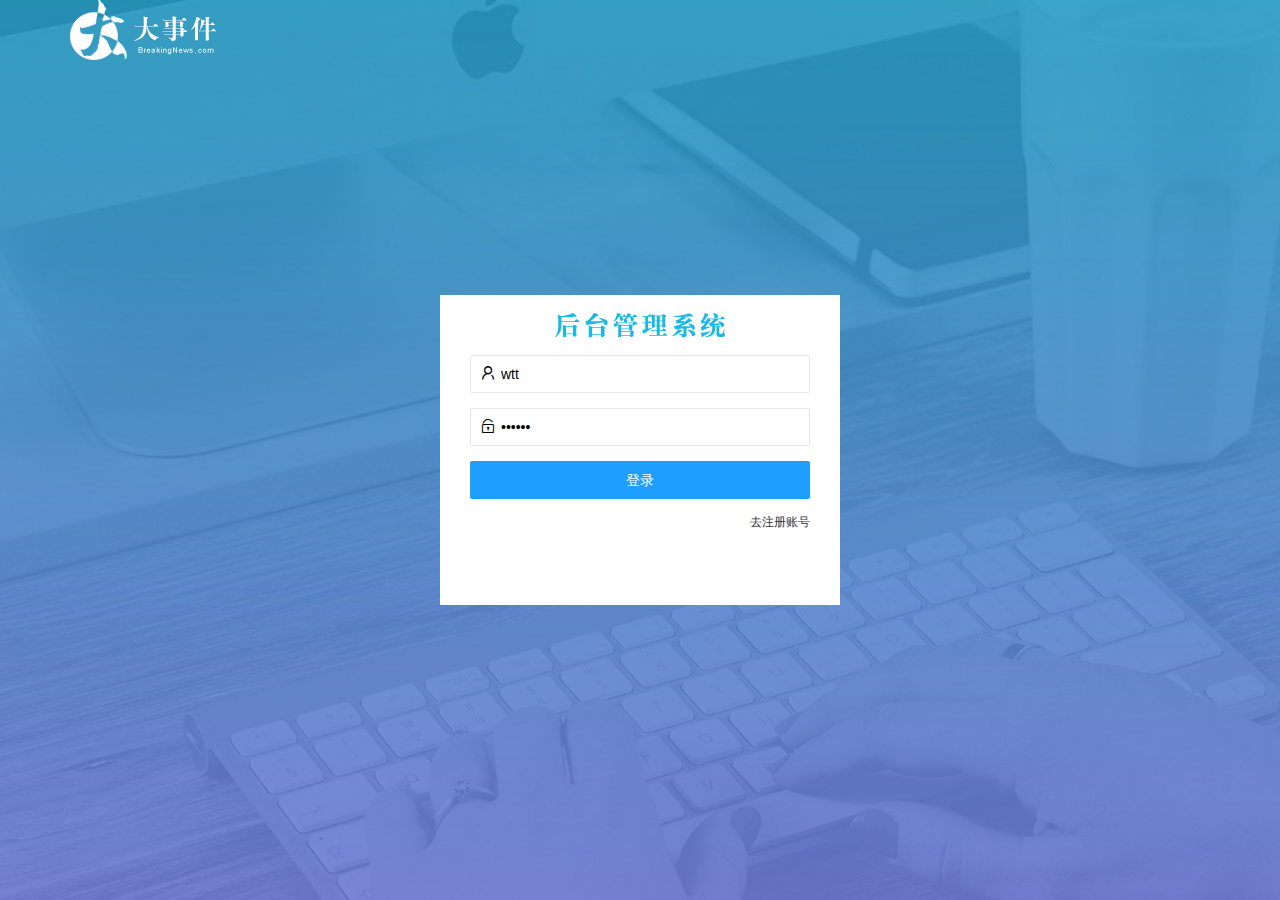
<file: login.html>
<!DOCTYPE html>
<html lang="en">

<head>
    <meta charset="UTF-8">
    <meta name="viewport" content="width=device-width, initial-scale=1.0">
    <title>注册-登录</title>
    <!-- 引入layui样式 -->
    <link rel="stylesheet" href="/assets/lib/layui/css/layui.css">
    <!-- 引入自己的样式 -->
    <link rel="stylesheet" href="/assets/css/login.css">
</head>

<body>
    <!-- logo 部分 -->
    <div class="logo layui-main">
        <img src="/assets/images/logo.png" alt="">
    </div>

    <!-- 登录-注册部分 -->
    <div class="loginAndRegBox">
        <!-- 头部字体 -->
        <div class="title-box"></div>

        <!-- 登录表单 -->
        <div class="login-box">
            <form class="layui-form" id="form_login">
                <!-- 用户名 -->
                <div class="layui-form-item">
                    <i class="layui-icon layui-icon-username"></i>
                    <input type="text" name="username" value="wtt" required lay-verify="required" placeholder="请输入用户名"
                        autocomplete="off" class="layui-input">
                </div>
                <!-- 密码 -->
                <div class="layui-form-item">
                    <i class="layui-icon layui-icon-password"></i>
                    <input type="password" name="password" value="123456" required lay-verify="required|pwd"
                        placeholder="请输入密码" autocomplete="off" class="layui-input">
                </div>
                <!-- 登录按钮 -->
                <div class="layui-form-item">
                    <button class="layui-btn layui-btn-fluid layui-btn-normal" lay-submit
                        lay-filter="formDemo">登录</button>

                </div>

                <div class="layui-form-item links">
                    <a href="javascript:;" id="link_reg">去注册账号</a>
                </div>
            </form>
        </div>
        <!-- 注册表单 -->
        <div class="reg-box">
            <form class="layui-form" id="form_reg">
                <!--注册 用户名 -->
                <div class="layui-form-item">
                    <i class="layui-icon layui-icon-username"></i>
                    <input type=" text" name="username" required lay-verify="required" placeholder="请输入用户名"
                        autocomplete="off" class="layui-input">
                </div>
                <!--注册 密码 -->
                <div class="layui-form-item">
                    <i class="layui-icon layui-icon-password"></i>
                    <input type="password" name="password" id="reg-pwd" required lay-verify="required|pwd"
                        placeholder="请输入密码" autocomplete="off" class="layui-input">
                </div>
                <!--注册-确认 密码 -->
                <div class="layui-form-item">
                    <i class="layui-icon layui-icon-password"></i>
                    <input type="password" name="repassword" required lay-verify="required|pwd|repwd"
                        placeholder="再次确认密码" autocomplete="off" class="layui-input">
                </div>
                <!--注册 登录按钮 -->
                <div class="layui-form-item">
                    <button class="layui-btn layui-btn-fluid layui-btn-normal" lay-submit
                        lay-filter="formDemo">注册</button>

                </div>

                <div class="layui-form-item links">
                    <a href="javascript:;" id="link_login">去登录</a>
                </div>
            </form>

        </div>
    </div>
    <!-- 引入layui.js 文件 -->
    <script src="/assets/lib/layui/layui.all.js"></script>
    <!-- 引入jquery文件 -->
    <script src="/assets/lib/jquery.js"></script>
    <!-- 引入公共js文件baseAPI -->
    <script src="/assets/js/baseAPI.js"></script>
    <!-- 引入自己的login.js文件 -->
    <script src="/assets/js/login.js"></script>
</body>

</html>
</file>
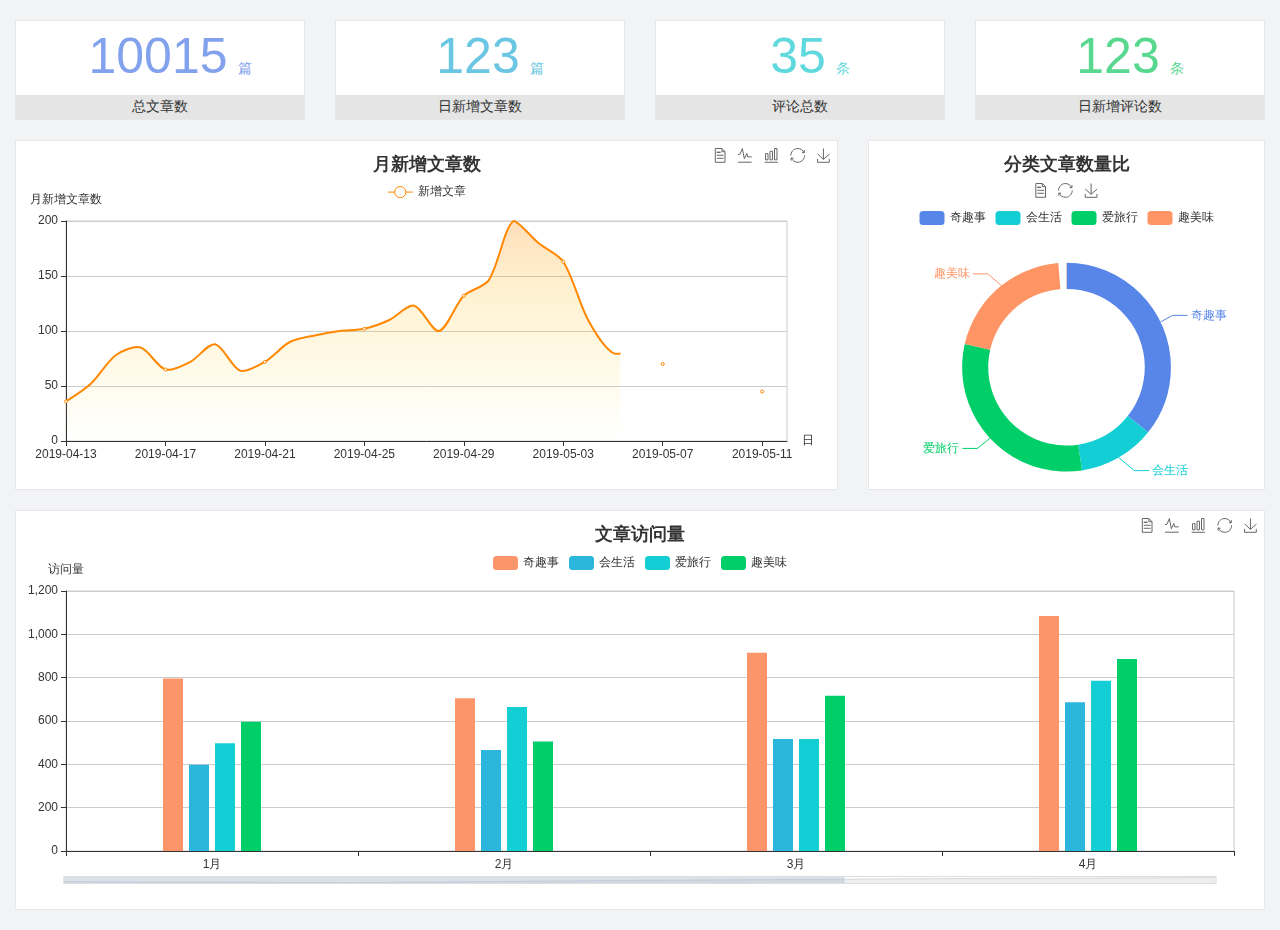
<file: home/dashboard.html>
<!DOCTYPE html>
<html lang="en">

<head>
  <meta charset="UTF-8">
  <meta name="viewport" content="width=device-width, initial-scale=1.0">
  <meta http-equiv="X-UA-Compatible" content="ie=edge">
  <title>图表统计</title>
  <link rel="stylesheet" href="../../assets/lib/bootstrap.css" />
  <link rel="stylesheet" href="../../assets/lib/main.css" />
  <script src="../../assets/lib/jquery.js"></script>
  <script type="text/javascript" src="../../assets/lib/echarts.min.js"></script>
</head>

<body>
  <div class="container-fluid">
    <div class="row spannel_list">
      <div class="col-sm-3 col-xs-6">
        <div class="spannel">
          <em>10015</em><span>篇</span>
          <b>总文章数</b>
        </div>
      </div>
      <div class="col-sm-3 col-xs-6">
        <div class="spannel scolor01">
          <em>123</em><span>篇</span>
          <b>日新增文章数</b>
        </div>
      </div>
      <div class="col-sm-3 col-xs-6">
        <div class="spannel scolor02">
          <em>35</em><span>条</span>
          <b>评论总数</b>
        </div>
      </div>
      <div class="col-sm-3 col-xs-6">
        <div class="spannel scolor03">
          <em>123</em><span>条</span>
          <b>日新增评论数</b>
        </div>
      </div>
    </div>
  </div>

  <div class="container-fluid">
    <div class="row curve-pie">
      <div class="col-lg-8 col-md-8">
        <div class="gragh_pannel" id="curve_show"></div>
      </div>
      <div class="col-lg-4 col-md-4">
        <div class="gragh_pannel" id="pie_show"></div>
      </div>
    </div>
  </div>

  <div class="container-fluid">
    <div class="column_pannel" id="column_show"></div>
  </div>

  <script>
    var oChart = echarts.init(document.getElementById('curve_show'));
    var aList_all = [
      { 'count': 36, 'date': '2019-04-13' },
      { 'count': 52, 'date': '2019-04-14' },
      { 'count': 78, 'date': '2019-04-15' },
      { 'count': 85, 'date': '2019-04-16' },
      { 'count': 65, 'date': '2019-04-17' },
      { 'count': 72, 'date': '2019-04-18' },
      { 'count': 88, 'date': '2019-04-19' },
      { 'count': 64, 'date': '2019-04-20' },
      { 'count': 72, 'date': '2019-04-21' },
      { 'count': 90, 'date': '2019-04-22' },
      { 'count': 96, 'date': '2019-04-23' },
      { 'count': 100, 'date': '2019-04-24' },
      { 'count': 102, 'date': '2019-04-25' },
      { 'count': 110, 'date': '2019-04-26' },
      { 'count': 123, 'date': '2019-04-27' },
      { 'count': 100, 'date': '2019-04-28' },
      { 'count': 132, 'date': '2019-04-29' },
      { 'count': 146, 'date': '2019-04-30' },
      { 'count': 200, 'date': '2019-05-01' },
      { 'count': 180, 'date': '2019-05-02' },
      { 'count': 163, 'date': '2019-05-03' },
      { 'count': 110, 'date': '2019-05-04' },
      { 'count': 80, 'date': '2019-05-05' },
      { 'count': 82, 'date': '2019-05-06' },
      { 'count': 70, 'date': '2019-05-07' },
      { 'count': 65, 'date': '2019-05-08' },
      { 'count': 54, 'date': '2019-05-09' },
      { 'count': 40, 'date': '2019-05-10' },
      { 'count': 45, 'date': '2019-05-11' },
      { 'count': 38, 'date': '2019-05-12' },
    ];

    let aCount = [];
    let aDate = [];

    for (var i = 0; i < aList_all.length; i++) {
      aCount.push(aList_all[i].count);
      aDate.push(aList_all[i].date);
    }

    var chartopt = {
      title: {
        text: '月新增文章数',
        left: 'center',
        top: '10'
      },
      tooltip: {
        trigger: 'axis'
      },
      legend: {
        data: ['新增文章'],
        top: '40'
      },
      toolbox: {
        show: true,
        feature: {
          mark: { show: true },
          dataView: { show: true, readOnly: false },
          magicType: { show: true, type: ['line', 'bar'] },
          restore: { show: true },
          saveAsImage: { show: true }
        }
      },
      calculable: true,
      xAxis: [
        {
          name: '日',
          type: 'category',
          boundaryGap: false,
          data: aDate
        }
      ],
      yAxis: [
        {
          name: '月新增文章数',
          type: 'value'
        }
      ],
      series: [
        {
          name: '新增文章',
          type: 'line',
          smooth: true,
          itemStyle: { normal: { areaStyle: { type: 'default' }, color: '#f80' }, lineStyle: { color: '#f80' } },
          data: aCount
        }],
      areaStyle: {
        normal: {
          color: new echarts.graphic.LinearGradient(0, 0, 0, 1, [{
            offset: 0,
            color: 'rgba(255,136,0,0.39)'
          }, {
            offset: .34,
            color: 'rgba(255,180,0,0.25)'
          }, {
            offset: 1,
            color: 'rgba(255,222,0,0.00)'
          }])

        }
      },
      grid: {
        show: true,
        x: 50,
        x2: 50,
        y: 80,
        height: 220
      }
    };

    oChart.setOption(chartopt);


    var oPie = echarts.init(document.getElementById('pie_show'));
    var oPieopt =
    {
      title: {
        top: 10,
        text: '分类文章数量比',
        x: 'center'
      },
      tooltip: {
        trigger: 'item',
        formatter: "{a} <br/>{b} : {c} ({d}%)"
      },
      color: ['#5885e8', '#13cfd5', '#00ce68', '#ff9565'],
      legend: {
        x: 'center',
        top: 65,
        data: ['奇趣事', '会生活', '爱旅行', '趣美味']
      },
      toolbox: {
        show: true,
        x: 'center',
        top: 35,
        feature: {
          mark: { show: true },
          dataView: { show: true, readOnly: false },
          magicType: {
            show: true,
            type: ['pie', 'funnel'],
            option: {
              funnel: {
                x: '25%',
                width: '50%',
                funnelAlign: 'left',
                max: 1548
              }
            }
          },
          restore: { show: true },
          saveAsImage: { show: true }
        }
      },
      calculable: true,
      series: [
        {
          name: '访问来源',
          type: 'pie',
          radius: ['45%', '60%'],
          center: ['50%', '65%'],
          data: [
            { value: 300, name: '奇趣事' },
            { value: 100, name: '会生活' },
            { value: 260, name: '爱旅行' },
            { value: 180, name: '趣美味' }
          ]
        }
      ]
    };
    oPie.setOption(oPieopt);



    var oColumn = this.echarts.init(document.getElementById('column_show'));
    var oColumnopt =
    {
      title: {
        text: '文章访问量',
        left: 'center',
        top: '10'
      },
      tooltip: {
        trigger: 'axis'
      },
      legend: {
        data: ['奇趣事', '会生活', '爱旅行', '趣美味'],
        top: '40'
      },
      toolbox: {
        show: true,
        feature: {
          mark: { show: true },
          dataView: { show: true, readOnly: false },
          magicType: { show: true, type: ['line', 'bar'] },
          restore: { show: true },
          saveAsImage: { show: true }
        }
      },
      calculable: true,
      xAxis: [
        {
          type: 'category',
          data: ['1月', '2月', '3月', '4月', '5月']
        }
      ],
      yAxis: [
        {
          name: '访问量',
          type: 'value'
        }
      ],
      series: [
        {
          name: '奇趣事',
          type: 'bar',
          barWidth: 20,
          itemStyle: {
            normal: { areaStyle: { type: 'default' }, color: '#fd956a' }
          },
          data: [800, 708, 920, 1090, 1200]
        },
        {
          name: '会生活',
          type: 'bar',
          barWidth: 20,
          itemStyle: {
            normal: { areaStyle: { type: 'default' }, color: '#2bb6db' }
          },
          data: [400, 468, 520, 690, 800]
        },
        {
          name: '爱旅行',
          type: 'bar',
          barWidth: 20,
          itemStyle: {
            normal: { areaStyle: { type: 'default' }, color: '#13cfd5' }
          },
          data: [500, 668, 520, 790, 900]
        },
        {
          name: '趣美味',
          type: 'bar',
          barWidth: 20,
          itemStyle: {
            normal: { areaStyle: { type: 'default' }, color: '#00ce68' }
          },
          data: [600, 508, 720, 890, 1000]
        }
      ],
      grid: {
        show: true,
        x: 50,
        x2: 30,
        y: 80,
        height: 260
      },
      dataZoom: [//给x轴设置滚动条
        {
          start: 0,//默认为0
          end: 100 - 1000 / 31,//默认为100
          type: 'slider',
          show: true,
          xAxisIndex: [0],
          handleSize: 0,//滑动条的 左右2个滑动条的大小
          height: 8,//组件高度
          left: 45, //左边的距离
          right: 50,//右边的距离
          bottom: 26,//右边的距离
          handleColor: '#ddd',//h滑动图标的颜色
          handleStyle: {
            borderColor: "#cacaca",
            borderWidth: "1",
            shadowBlur: 2,
            background: "#ddd",
            shadowColor: "#ddd",
          }
        }]
    };
    oColumn.setOption(oColumnopt);
  </script>
</body>

</html>
</file>
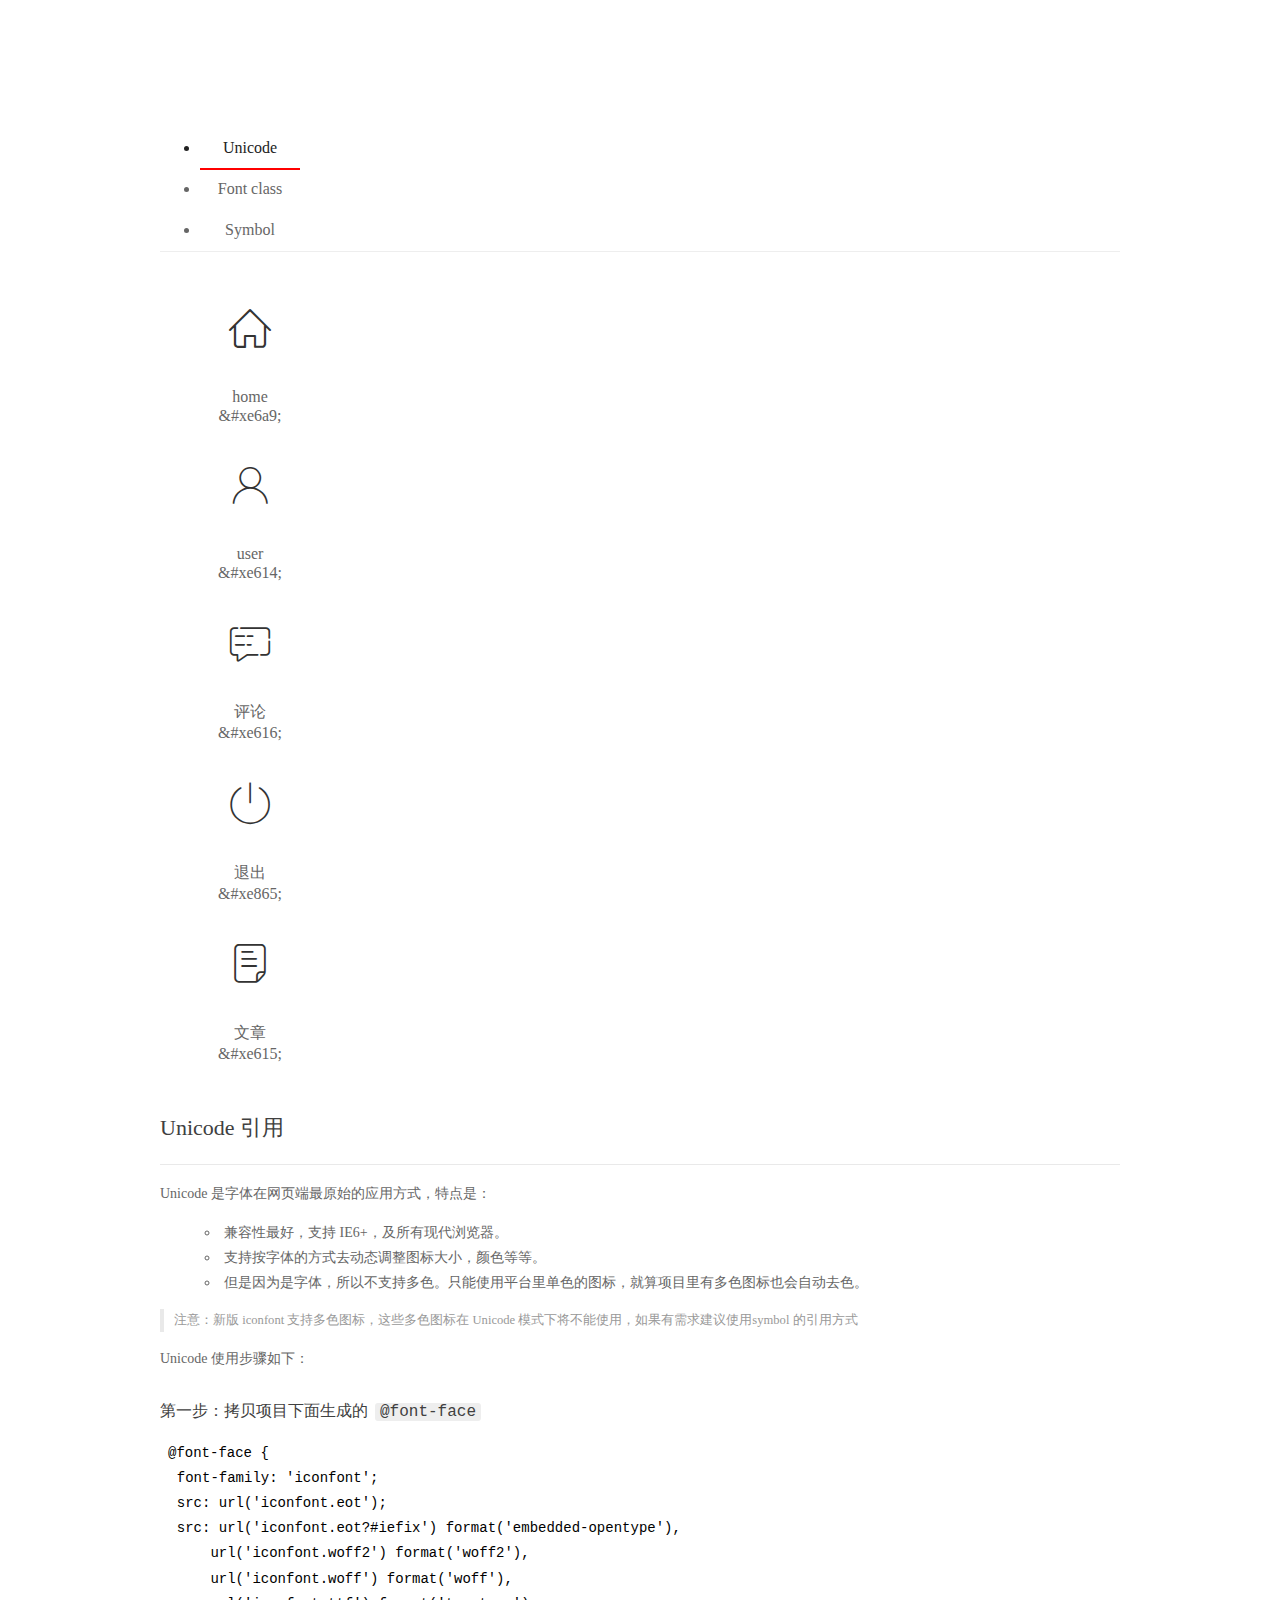
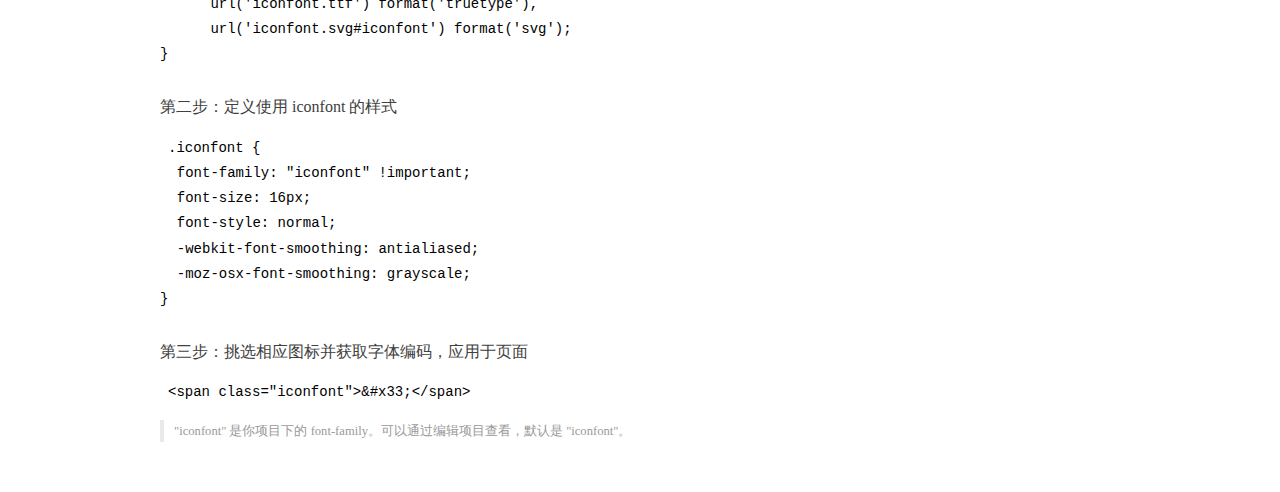
<file: assets/fonts/demo_index.html>
<!DOCTYPE html>
<html>
<head>
  <meta charset="utf-8"/>
  <title>IconFont Demo</title>
  <link rel="shortcut icon" href="https://gtms04.alicdn.com/tps/i4/TB1_oz6GVXXXXaFXpXXJDFnIXXX-64-64.ico" type="image/x-icon"/>
  <link rel="stylesheet" href="https://g.alicdn.com/thx/cube/1.3.2/cube.min.css">
  <link rel="stylesheet" href="demo.css">
  <link rel="stylesheet" href="iconfont.css">
  <script src="iconfont.js"></script>
  <!-- jQuery -->
  <script src="https://a1.alicdn.com/oss/uploads/2018/12/26/7bfddb60-08e8-11e9-9b04-53e73bb6408b.js"></script>
  <!-- 代码高亮 -->
  <script src="https://a1.alicdn.com/oss/uploads/2018/12/26/a3f714d0-08e6-11e9-8a15-ebf944d7534c.js"></script>
</head>
<body>
  <div class="main">
    <h1 class="logo"><a href="https://www.iconfont.cn/" title="iconfont 首页" target="_blank">&#xe86b;</a></h1>
    <div class="nav-tabs">
      <ul id="tabs" class="dib-box">
        <li class="dib active"><span>Unicode</span></li>
        <li class="dib"><span>Font class</span></li>
        <li class="dib"><span>Symbol</span></li>
      </ul>
      
    </div>
    <div class="tab-container">
      <div class="content unicode" style="display: block;">
          <ul class="icon_lists dib-box">
          
            <li class="dib">
              <span class="icon iconfont">&#xe6a9;</span>
                <div class="name">home</div>
                <div class="code-name">&amp;#xe6a9;</div>
              </li>
          
            <li class="dib">
              <span class="icon iconfont">&#xe614;</span>
                <div class="name">user</div>
                <div class="code-name">&amp;#xe614;</div>
              </li>
          
            <li class="dib">
              <span class="icon iconfont">&#xe616;</span>
                <div class="name">评论</div>
                <div class="code-name">&amp;#xe616;</div>
              </li>
          
            <li class="dib">
              <span class="icon iconfont">&#xe865;</span>
                <div class="name">退出</div>
                <div class="code-name">&amp;#xe865;</div>
              </li>
          
            <li class="dib">
              <span class="icon iconfont">&#xe615;</span>
                <div class="name">文章</div>
                <div class="code-name">&amp;#xe615;</div>
              </li>
          
          </ul>
          <div class="article markdown">
          <h2 id="unicode-">Unicode 引用</h2>
          <hr>

          <p>Unicode 是字体在网页端最原始的应用方式，特点是：</p>
          <ul>
            <li>兼容性最好，支持 IE6+，及所有现代浏览器。</li>
            <li>支持按字体的方式去动态调整图标大小，颜色等等。</li>
            <li>但是因为是字体，所以不支持多色。只能使用平台里单色的图标，就算项目里有多色图标也会自动去色。</li>
          </ul>
          <blockquote>
            <p>注意：新版 iconfont 支持多色图标，这些多色图标在 Unicode 模式下将不能使用，如果有需求建议使用symbol 的引用方式</p>
          </blockquote>
          <p>Unicode 使用步骤如下：</p>
          <h3 id="-font-face">第一步：拷贝项目下面生成的 <code>@font-face</code></h3>
<pre><code class="language-css"
>@font-face {
  font-family: 'iconfont';
  src: url('iconfont.eot');
  src: url('iconfont.eot?#iefix') format('embedded-opentype'),
      url('iconfont.woff2') format('woff2'),
      url('iconfont.woff') format('woff'),
      url('iconfont.ttf') format('truetype'),
      url('iconfont.svg#iconfont') format('svg');
}
</code></pre>
          <h3 id="-iconfont-">第二步：定义使用 iconfont 的样式</h3>
<pre><code class="language-css"
>.iconfont {
  font-family: "iconfont" !important;
  font-size: 16px;
  font-style: normal;
  -webkit-font-smoothing: antialiased;
  -moz-osx-font-smoothing: grayscale;
}
</code></pre>
          <h3 id="-">第三步：挑选相应图标并获取字体编码，应用于页面</h3>
<pre>
<code class="language-html"
>&lt;span class="iconfont"&gt;&amp;#x33;&lt;/span&gt;
</code></pre>
          <blockquote>
            <p>"iconfont" 是你项目下的 font-family。可以通过编辑项目查看，默认是 "iconfont"。</p>
          </blockquote>
          </div>
      </div>
      <div class="content font-class">
        <ul class="icon_lists dib-box">
          
          <li class="dib">
            <span class="icon iconfont icon-home"></span>
            <div class="name">
              home
            </div>
            <div class="code-name">.icon-home
            </div>
          </li>
          
          <li class="dib">
            <span class="icon iconfont icon-user"></span>
            <div class="name">
              user
            </div>
            <div class="code-name">.icon-user
            </div>
          </li>
          
          <li class="dib">
            <span class="icon iconfont icon-pinglun"></span>
            <div class="name">
              评论
            </div>
            <div class="code-name">.icon-pinglun
            </div>
          </li>
          
          <li class="dib">
            <span class="icon iconfont icon-tuichu"></span>
            <div class="name">
              退出
            </div>
            <div class="code-name">.icon-tuichu
            </div>
          </li>
          
          <li class="dib">
            <span class="icon iconfont icon-16"></span>
            <div class="name">
              文章
            </div>
            <div class="code-name">.icon-16
            </div>
          </li>
          
        </ul>
        <div class="article markdown">
        <h2 id="font-class-">font-class 引用</h2>
        <hr>

        <p>font-class 是 Unicode 使用方式的一种变种，主要是解决 Unicode 书写不直观，语意不明确的问题。</p>
        <p>与 Unicode 使用方式相比，具有如下特点：</p>
        <ul>
          <li>兼容性良好，支持 IE8+，及所有现代浏览器。</li>
          <li>相比于 Unicode 语意明确，书写更直观。可以很容易分辨这个 icon 是什么。</li>
          <li>因为使用 class 来定义图标，所以当要替换图标时，只需要修改 class 里面的 Unicode 引用。</li>
          <li>不过因为本质上还是使用的字体，所以多色图标还是不支持的。</li>
        </ul>
        <p>使用步骤如下：</p>
        <h3 id="-fontclass-">第一步：引入项目下面生成的 fontclass 代码：</h3>
<pre><code class="language-html">&lt;link rel="stylesheet" href="./iconfont.css"&gt;
</code></pre>
        <h3 id="-">第二步：挑选相应图标并获取类名，应用于页面：</h3>
<pre><code class="language-html">&lt;span class="iconfont icon-xxx"&gt;&lt;/span&gt;
</code></pre>
        <blockquote>
          <p>"
            iconfont" 是你项目下的 font-family。可以通过编辑项目查看，默认是 "iconfont"。</p>
        </blockquote>
      </div>
      </div>
      <div class="content symbol">
          <ul class="icon_lists dib-box">
          
            <li class="dib">
                <svg class="icon svg-icon" aria-hidden="true">
                  <use xlink:href="#icon-home"></use>
                </svg>
                <div class="name">home</div>
                <div class="code-name">#icon-home</div>
            </li>
          
            <li class="dib">
                <svg class="icon svg-icon" aria-hidden="true">
                  <use xlink:href="#icon-user"></use>
                </svg>
                <div class="name">user</div>
                <div class="code-name">#icon-user</div>
            </li>
          
            <li class="dib">
                <svg class="icon svg-icon" aria-hidden="true">
                  <use xlink:href="#icon-pinglun"></use>
                </svg>
                <div class="name">评论</div>
                <div class="code-name">#icon-pinglun</div>
            </li>
          
            <li class="dib">
                <svg class="icon svg-icon" aria-hidden="true">
                  <use xlink:href="#icon-tuichu"></use>
                </svg>
                <div class="name">退出</div>
                <div class="code-name">#icon-tuichu</div>
            </li>
          
            <li class="dib">
                <svg class="icon svg-icon" aria-hidden="true">
                  <use xlink:href="#icon-16"></use>
                </svg>
                <div class="name">文章</div>
                <div class="code-name">#icon-16</div>
            </li>
          
          </ul>
          <div class="article markdown">
          <h2 id="symbol-">Symbol 引用</h2>
          <hr>

          <p>这是一种全新的使用方式，应该说这才是未来的主流，也是平台目前推荐的用法。相关介绍可以参考这篇<a href="">文章</a>
            这种用法其实是做了一个 SVG 的集合，与另外两种相比具有如下特点：</p>
          <ul>
            <li>支持多色图标了，不再受单色限制。</li>
            <li>通过一些技巧，支持像字体那样，通过 <code>font-size</code>, <code>color</code> 来调整样式。</li>
            <li>兼容性较差，支持 IE9+，及现代浏览器。</li>
            <li>浏览器渲染 SVG 的性能一般，还不如 png。</li>
          </ul>
          <p>使用步骤如下：</p>
          <h3 id="-symbol-">第一步：引入项目下面生成的 symbol 代码：</h3>
<pre><code class="language-html">&lt;script src="./iconfont.js"&gt;&lt;/script&gt;
</code></pre>
          <h3 id="-css-">第二步：加入通用 CSS 代码（引入一次就行）：</h3>
<pre><code class="language-html">&lt;style&gt;
.icon {
  width: 1em;
  height: 1em;
  vertical-align: -0.15em;
  fill: currentColor;
  overflow: hidden;
}
&lt;/style&gt;
</code></pre>
          <h3 id="-">第三步：挑选相应图标并获取类名，应用于页面：</h3>
<pre><code class="language-html">&lt;svg class="icon" aria-hidden="true"&gt;
  &lt;use xlink:href="#icon-xxx"&gt;&lt;/use&gt;
&lt;/svg&gt;
</code></pre>
          </div>
      </div>

    </div>
  </div>
  <script>
  $(document).ready(function () {
      $('.tab-container .content:first').show()

      $('#tabs li').click(function (e) {
        var tabContent = $('.tab-container .content')
        var index = $(this).index()

        if ($(this).hasClass('active')) {
          return
        } else {
          $('#tabs li').removeClass('active')
          $(this).addClass('active')

          tabContent.hide().eq(index).fadeIn()
        }
      })
    })
  </script>
</body>
</html>
</file>
<file: assets/lib/layui/css/layui.css>
/** layui-v2.5.5 MIT License By https://www.layui.com */
 .layui-inline,img{display:inline-block;vertical-align:middle}h1,h2,h3,h4,h5,h6{font-weight:400}.layui-edge,.layui-header,.layui-inline,.layui-main{position:relative}.layui-body,.layui-edge,.layui-elip{overflow:hidden}.layui-btn,.layui-edge,.layui-inline,img{vertical-align:middle}.layui-btn,.layui-disabled,.layui-icon,.layui-unselect{-moz-user-select:none;-webkit-user-select:none;-ms-user-select:none}.layui-elip,.layui-form-checkbox span,.layui-form-pane .layui-form-label{text-overflow:ellipsis;white-space:nowrap}.layui-breadcrumb,.layui-tree-btnGroup{visibility:hidden}blockquote,body,button,dd,div,dl,dt,form,h1,h2,h3,h4,h5,h6,input,li,ol,p,pre,td,textarea,th,ul{margin:0;padding:0;-webkit-tap-highlight-color:rgba(0,0,0,0)}a:active,a:hover{outline:0}img{border:none}li{list-style:none}table{border-collapse:collapse;border-spacing:0}h4,h5,h6{font-size:100%}button,input,optgroup,option,select,textarea{font-family:inherit;font-size:inherit;font-style:inherit;font-weight:inherit;outline:0}pre{white-space:pre-wrap;white-space:-moz-pre-wrap;white-space:-pre-wrap;white-space:-o-pre-wrap;word-wrap:break-word}body{line-height:24px;font:14px Helvetica Neue,Helvetica,PingFang SC,Tahoma,Arial,sans-serif}hr{height:1px;margin:10px 0;border:0;clear:both}a{color:#333;text-decoration:none}a:hover{color:#777}a cite{font-style:normal;*cursor:pointer}.layui-border-box,.layui-border-box *{box-sizing:border-box}.layui-box,.layui-box *{box-sizing:content-box}.layui-clear{clear:both;*zoom:1}.layui-clear:after{content:'\20';clear:both;*zoom:1;display:block;height:0}.layui-inline{*display:inline;*zoom:1}.layui-edge{display:inline-block;width:0;height:0;border-width:6px;border-style:dashed;border-color:transparent}.layui-edge-top{top:-4px;border-bottom-color:#999;border-bottom-style:solid}.layui-edge-right{border-left-color:#999;border-left-style:solid}.layui-edge-bottom{top:2px;border-top-color:#999;border-top-style:solid}.layui-edge-left{border-right-color:#999;border-right-style:solid}.layui-disabled,.layui-disabled:hover{color:#d2d2d2!important;cursor:not-allowed!important}.layui-circle{border-radius:100%}.layui-show{display:block!important}.layui-hide{display:none!important}@font-face{font-family:layui-icon;src:url(../font/iconfont.eot?v=250);src:url(../font/iconfont.eot?v=250#iefix) format('embedded-opentype'),url(../font/iconfont.woff2?v=250) format('woff2'),url(../font/iconfont.woff?v=250) format('woff'),url(../font/iconfont.ttf?v=250) format('truetype'),url(../font/iconfont.svg?v=250#layui-icon) format('svg')}.layui-icon{font-family:layui-icon!important;font-size:16px;font-style:normal;-webkit-font-smoothing:antialiased;-moz-osx-font-smoothing:grayscale}.layui-icon-reply-fill:before{content:"\e611"}.layui-icon-set-fill:before{content:"\e614"}.layui-icon-menu-fill:before{content:"\e60f"}.layui-icon-search:before{content:"\e615"}.layui-icon-share:before{content:"\e641"}.layui-icon-set-sm:before{content:"\e620"}.layui-icon-engine:before{content:"\e628"}.layui-icon-close:before{content:"\1006"}.layui-icon-close-fill:before{content:"\1007"}.layui-icon-chart-screen:before{content:"\e629"}.layui-icon-star:before{content:"\e600"}.layui-icon-circle-dot:before{content:"\e617"}.layui-icon-chat:before{content:"\e606"}.layui-icon-release:before{content:"\e609"}.layui-icon-list:before{content:"\e60a"}.layui-icon-chart:before{content:"\e62c"}.layui-icon-ok-circle:before{content:"\1005"}.layui-icon-layim-theme:before{content:"\e61b"}.layui-icon-table:before{content:"\e62d"}.layui-icon-right:before{content:"\e602"}.layui-icon-left:before{content:"\e603"}.layui-icon-cart-simple:before{content:"\e698"}.layui-icon-face-cry:before{content:"\e69c"}.layui-icon-face-smile:before{content:"\e6af"}.layui-icon-survey:before{content:"\e6b2"}.layui-icon-tree:before{content:"\e62e"}.layui-icon-upload-circle:before{content:"\e62f"}.layui-icon-add-circle:before{content:"\e61f"}.layui-icon-download-circle:before{content:"\e601"}.layui-icon-templeate-1:before{content:"\e630"}.layui-icon-util:before{content:"\e631"}.layui-icon-face-surprised:before{content:"\e664"}.layui-icon-edit:before{content:"\e642"}.layui-icon-speaker:before{content:"\e645"}.layui-icon-down:before{content:"\e61a"}.layui-icon-file:before{content:"\e621"}.layui-icon-layouts:before{content:"\e632"}.layui-icon-rate-half:before{content:"\e6c9"}.layui-icon-add-circle-fine:before{content:"\e608"}.layui-icon-prev-circle:before{content:"\e633"}.layui-icon-read:before{content:"\e705"}.layui-icon-404:before{content:"\e61c"}.layui-icon-carousel:before{content:"\e634"}.layui-icon-help:before{content:"\e607"}.layui-icon-code-circle:before{content:"\e635"}.layui-icon-water:before{content:"\e636"}.layui-icon-username:before{content:"\e66f"}.layui-icon-find-fill:before{content:"\e670"}.layui-icon-about:before{content:"\e60b"}.layui-icon-location:before{content:"\e715"}.layui-icon-up:before{content:"\e619"}.layui-icon-pause:before{content:"\e651"}.layui-icon-date:before{content:"\e637"}.layui-icon-layim-uploadfile:before{content:"\e61d"}.layui-icon-delete:before{content:"\e640"}.layui-icon-play:before{content:"\e652"}.layui-icon-top:before{content:"\e604"}.layui-icon-friends:before{content:"\e612"}.layui-icon-refresh-3:before{content:"\e9aa"}.layui-icon-ok:before{content:"\e605"}.layui-icon-layer:before{content:"\e638"}.layui-icon-face-smile-fine:before{content:"\e60c"}.layui-icon-dollar:before{content:"\e659"}.layui-icon-group:before{content:"\e613"}.layui-icon-layim-download:before{content:"\e61e"}.layui-icon-picture-fine:before{content:"\e60d"}.layui-icon-link:before{content:"\e64c"}.layui-icon-diamond:before{content:"\e735"}.layui-icon-log:before{content:"\e60e"}.layui-icon-rate-solid:before{content:"\e67a"}.layui-icon-fonts-del:before{content:"\e64f"}.layui-icon-unlink:before{content:"\e64d"}.layui-icon-fonts-clear:before{content:"\e639"}.layui-icon-triangle-r:before{content:"\e623"}.layui-icon-circle:before{content:"\e63f"}.layui-icon-radio:before{content:"\e643"}.layui-icon-align-center:before{content:"\e647"}.layui-icon-align-right:before{content:"\e648"}.layui-icon-align-left:before{content:"\e649"}.layui-icon-loading-1:before{content:"\e63e"}.layui-icon-return:before{content:"\e65c"}.layui-icon-fonts-strong:before{content:"\e62b"}.layui-icon-upload:before{content:"\e67c"}.layui-icon-dialogue:before{content:"\e63a"}.layui-icon-video:before{content:"\e6ed"}.layui-icon-headset:before{content:"\e6fc"}.layui-icon-cellphone-fine:before{content:"\e63b"}.layui-icon-add-1:before{content:"\e654"}.layui-icon-face-smile-b:before{content:"\e650"}.layui-icon-fonts-html:before{content:"\e64b"}.layui-icon-form:before{content:"\e63c"}.layui-icon-cart:before{content:"\e657"}.layui-icon-camera-fill:before{content:"\e65d"}.layui-icon-tabs:before{content:"\e62a"}.layui-icon-fonts-code:before{content:"\e64e"}.layui-icon-fire:before{content:"\e756"}.layui-icon-set:before{content:"\e716"}.layui-icon-fonts-u:before{content:"\e646"}.layui-icon-triangle-d:before{content:"\e625"}.layui-icon-tips:before{content:"\e702"}.layui-icon-picture:before{content:"\e64a"}.layui-icon-more-vertical:before{content:"\e671"}.layui-icon-flag:before{content:"\e66c"}.layui-icon-loading:before{content:"\e63d"}.layui-icon-fonts-i:before{content:"\e644"}.layui-icon-refresh-1:before{content:"\e666"}.layui-icon-rmb:before{content:"\e65e"}.layui-icon-home:before{content:"\e68e"}.layui-icon-user:before{content:"\e770"}.layui-icon-notice:before{content:"\e667"}.layui-icon-login-weibo:before{content:"\e675"}.layui-icon-voice:before{content:"\e688"}.layui-icon-upload-drag:before{content:"\e681"}.layui-icon-login-qq:before{content:"\e676"}.layui-icon-snowflake:before{content:"\e6b1"}.layui-icon-file-b:before{content:"\e655"}.layui-icon-template:before{content:"\e663"}.layui-icon-auz:before{content:"\e672"}.layui-icon-console:before{content:"\e665"}.layui-icon-app:before{content:"\e653"}.layui-icon-prev:before{content:"\e65a"}.layui-icon-website:before{content:"\e7ae"}.layui-icon-next:before{content:"\e65b"}.layui-icon-component:before{content:"\e857"}.layui-icon-more:before{content:"\e65f"}.layui-icon-login-wechat:before{content:"\e677"}.layui-icon-shrink-right:before{content:"\e668"}.layui-icon-spread-left:before{content:"\e66b"}.layui-icon-camera:before{content:"\e660"}.layui-icon-note:before{content:"\e66e"}.layui-icon-refresh:before{content:"\e669"}.layui-icon-female:before{content:"\e661"}.layui-icon-male:before{content:"\e662"}.layui-icon-password:before{content:"\e673"}.layui-icon-senior:before{content:"\e674"}.layui-icon-theme:before{content:"\e66a"}.layui-icon-tread:before{content:"\e6c5"}.layui-icon-praise:before{content:"\e6c6"}.layui-icon-star-fill:before{content:"\e658"}.layui-icon-rate:before{content:"\e67b"}.layui-icon-template-1:before{content:"\e656"}.layui-icon-vercode:before{content:"\e679"}.layui-icon-cellphone:before{content:"\e678"}.layui-icon-screen-full:before{content:"\e622"}.layui-icon-screen-restore:before{content:"\e758"}.layui-icon-cols:before{content:"\e610"}.layui-icon-export:before{content:"\e67d"}.layui-icon-print:before{content:"\e66d"}.layui-icon-slider:before{content:"\e714"}.layui-icon-addition:before{content:"\e624"}.layui-icon-subtraction:before{content:"\e67e"}.layui-icon-service:before{content:"\e626"}.layui-icon-transfer:before{content:"\e691"}.layui-main{width:1140px;margin:0 auto}.layui-header{z-index:1000;height:60px}.layui-header a:hover{transition:all .5s;-webkit-transition:all .5s}.layui-side{position:fixed;left:0;top:0;bottom:0;z-index:999;width:200px;overflow-x:hidden}.layui-side-scroll{position:relative;width:220px;height:100%;overflow-x:hidden}.layui-body{position:absolute;left:200px;right:0;top:0;bottom:0;z-index:998;width:auto;overflow-y:auto;box-sizing:border-box}.layui-layout-body{overflow:hidden}.layui-layout-admin .layui-header{background-color:#23262E}.layui-layout-admin .layui-side{top:60px;width:200px;overflow-x:hidden}.layui-layout-admin .layui-body{position:fixed;top:60px;bottom:44px}.layui-layout-admin .layui-main{width:auto;margin:0 15px}.layui-layout-admin .layui-footer{position:fixed;left:200px;right:0;bottom:0;height:44px;line-height:44px;padding:0 15px;background-color:#eee}.layui-layout-admin .layui-logo{position:absolute;left:0;top:0;width:200px;height:100%;line-height:60px;text-align:center;color:#009688;font-size:16px}.layui-layout-admin .layui-header .layui-nav{background:0 0}.layui-layout-left{position:absolute!important;left:200px;top:0}.layui-layout-right{position:absolute!important;right:0;top:0}.layui-container{position:relative;margin:0 auto;padding:0 15px;box-sizing:border-box}.layui-fluid{position:relative;margin:0 auto;padding:0 15px}.layui-row:after,.layui-row:before{content:'';display:block;clear:both}.layui-col-lg1,.layui-col-lg10,.layui-col-lg11,.layui-col-lg12,.layui-col-lg2,.layui-col-lg3,.layui-col-lg4,.layui-col-lg5,.layui-col-lg6,.layui-col-lg7,.layui-col-lg8,.layui-col-lg9,.layui-col-md1,.layui-col-md10,.layui-col-md11,.layui-col-md12,.layui-col-md2,.layui-col-md3,.layui-col-md4,.layui-col-md5,.layui-col-md6,.layui-col-md7,.layui-col-md8,.layui-col-md9,.layui-col-sm1,.layui-col-sm10,.layui-col-sm11,.layui-col-sm12,.layui-col-sm2,.layui-col-sm3,.layui-col-sm4,.layui-col-sm5,.layui-col-sm6,.layui-col-sm7,.layui-col-sm8,.layui-col-sm9,.layui-col-xs1,.layui-col-xs10,.layui-col-xs11,.layui-col-xs12,.layui-col-xs2,.layui-col-xs3,.layui-col-xs4,.layui-col-xs5,.layui-col-xs6,.layui-col-xs7,.layui-col-xs8,.layui-col-xs9{position:relative;display:block;box-sizing:border-box}.layui-col-xs1,.layui-col-xs10,.layui-col-xs11,.layui-col-xs12,.layui-col-xs2,.layui-col-xs3,.layui-col-xs4,.layui-col-xs5,.layui-col-xs6,.layui-col-xs7,.layui-col-xs8,.layui-col-xs9{float:left}.layui-col-xs1{width:8.33333333%}.layui-col-xs2{width:16.66666667%}.layui-col-xs3{width:25%}.layui-col-xs4{width:33.33333333%}.layui-col-xs5{width:41.66666667%}.layui-col-xs6{width:50%}.layui-col-xs7{width:58.33333333%}.layui-col-xs8{width:66.66666667%}.layui-col-xs9{width:75%}.layui-col-xs10{width:83.33333333%}.layui-col-xs11{width:91.66666667%}.layui-col-xs12{width:100%}.layui-col-xs-offset1{margin-left:8.33333333%}.layui-col-xs-offset2{margin-left:16.66666667%}.layui-col-xs-offset3{margin-left:25%}.layui-col-xs-offset4{margin-left:33.33333333%}.layui-col-xs-offset5{margin-left:41.66666667%}.layui-col-xs-offset6{margin-left:50%}.layui-col-xs-offset7{margin-left:58.33333333%}.layui-col-xs-offset8{margin-left:66.66666667%}.layui-col-xs-offset9{margin-left:75%}.layui-col-xs-offset10{margin-left:83.33333333%}.layui-col-xs-offset11{margin-left:91.66666667%}.layui-col-xs-offset12{margin-left:100%}@media screen and (max-width:768px){.layui-hide-xs{display:none!important}.layui-show-xs-block{display:block!important}.layui-show-xs-inline{display:inline!important}.layui-show-xs-inline-block{display:inline-block!important}}@media screen and (min-width:768px){.layui-container{width:750px}.layui-hide-sm{display:none!important}.layui-show-sm-block{display:block!important}.layui-show-sm-inline{display:inline!important}.layui-show-sm-inline-block{display:inline-block!important}.layui-col-sm1,.layui-col-sm10,.layui-col-sm11,.layui-col-sm12,.layui-col-sm2,.layui-col-sm3,.layui-col-sm4,.layui-col-sm5,.layui-col-sm6,.layui-col-sm7,.layui-col-sm8,.layui-col-sm9{float:left}.layui-col-sm1{width:8.33333333%}.layui-col-sm2{width:16.66666667%}.layui-col-sm3{width:25%}.layui-col-sm4{width:33.33333333%}.layui-col-sm5{width:41.66666667%}.layui-col-sm6{width:50%}.layui-col-sm7{width:58.33333333%}.layui-col-sm8{width:66.66666667%}.layui-col-sm9{width:75%}.layui-col-sm10{width:83.33333333%}.layui-col-sm11{width:91.66666667%}.layui-col-sm12{width:100%}.layui-col-sm-offset1{margin-left:8.33333333%}.layui-col-sm-offset2{margin-left:16.66666667%}.layui-col-sm-offset3{margin-left:25%}.layui-col-sm-offset4{margin-left:33.33333333%}.layui-col-sm-offset5{margin-left:41.66666667%}.layui-col-sm-offset6{margin-left:50%}.layui-col-sm-offset7{margin-left:58.33333333%}.layui-col-sm-offset8{margin-left:66.66666667%}.layui-col-sm-offset9{margin-left:75%}.layui-col-sm-offset10{margin-left:83.33333333%}.layui-col-sm-offset11{margin-left:91.66666667%}.layui-col-sm-offset12{margin-left:100%}}@media screen and (min-width:992px){.layui-container{width:970px}.layui-hide-md{display:none!important}.layui-show-md-block{display:block!important}.layui-show-md-inline{display:inline!important}.layui-show-md-inline-block{display:inline-block!important}.layui-col-md1,.layui-col-md10,.layui-col-md11,.layui-col-md12,.layui-col-md2,.layui-col-md3,.layui-col-md4,.layui-col-md5,.layui-col-md6,.layui-col-md7,.layui-col-md8,.layui-col-md9{float:left}.layui-col-md1{width:8.33333333%}.layui-col-md2{width:16.66666667%}.layui-col-md3{width:25%}.layui-col-md4{width:33.33333333%}.layui-col-md5{width:41.66666667%}.layui-col-md6{width:50%}.layui-col-md7{width:58.33333333%}.layui-col-md8{width:66.66666667%}.layui-col-md9{width:75%}.layui-col-md10{width:83.33333333%}.layui-col-md11{width:91.66666667%}.layui-col-md12{width:100%}.layui-col-md-offset1{margin-left:8.33333333%}.layui-col-md-offset2{margin-left:16.66666667%}.layui-col-md-offset3{margin-left:25%}.layui-col-md-offset4{margin-left:33.33333333%}.layui-col-md-offset5{margin-left:41.66666667%}.layui-col-md-offset6{margin-left:50%}.layui-col-md-offset7{margin-left:58.33333333%}.layui-col-md-offset8{margin-left:66.66666667%}.layui-col-md-offset9{margin-left:75%}.layui-col-md-offset10{margin-left:83.33333333%}.layui-col-md-offset11{margin-left:91.66666667%}.layui-col-md-offset12{margin-left:100%}}@media screen and (min-width:1200px){.layui-container{width:1170px}.layui-hide-lg{display:none!important}.layui-show-lg-block{display:block!important}.layui-show-lg-inline{display:inline!important}.layui-show-lg-inline-block{display:inline-block!important}.layui-col-lg1,.layui-col-lg10,.layui-col-lg11,.layui-col-lg12,.layui-col-lg2,.layui-col-lg3,.layui-col-lg4,.layui-col-lg5,.layui-col-lg6,.layui-col-lg7,.layui-col-lg8,.layui-col-lg9{float:left}.layui-col-lg1{width:8.33333333%}.layui-col-lg2{width:16.66666667%}.layui-col-lg3{width:25%}.layui-col-lg4{width:33.33333333%}.layui-col-lg5{width:41.66666667%}.layui-col-lg6{width:50%}.layui-col-lg7{width:58.33333333%}.layui-col-lg8{width:66.66666667%}.layui-col-lg9{width:75%}.layui-col-lg10{width:83.33333333%}.layui-col-lg11{width:91.66666667%}.layui-col-lg12{width:100%}.layui-col-lg-offset1{margin-left:8.33333333%}.layui-col-lg-offset2{margin-left:16.66666667%}.layui-col-lg-offset3{margin-left:25%}.layui-col-lg-offset4{margin-left:33.33333333%}.layui-col-lg-offset5{margin-left:41.66666667%}.layui-col-lg-offset6{margin-left:50%}.layui-col-lg-offset7{margin-left:58.33333333%}.layui-col-lg-offset8{margin-left:66.66666667%}.layui-col-lg-offset9{margin-left:75%}.layui-col-lg-offset10{margin-left:83.33333333%}.layui-col-lg-offset11{margin-left:91.66666667%}.layui-col-lg-offset12{margin-left:100%}}.layui-col-space1{margin:-.5px}.layui-col-space1>*{padding:.5px}.layui-col-space3{margin:-1.5px}.layui-col-space3>*{padding:1.5px}.layui-col-space5{margin:-2.5px}.layui-col-space5>*{padding:2.5px}.layui-col-space8{margin:-3.5px}.layui-col-space8>*{padding:3.5px}.layui-col-space10{margin:-5px}.layui-col-space10>*{padding:5px}.layui-col-space12{margin:-6px}.layui-col-space12>*{padding:6px}.layui-col-space15{margin:-7.5px}.layui-col-space15>*{padding:7.5px}.layui-col-space18{margin:-9px}.layui-col-space18>*{padding:9px}.layui-col-space20{margin:-10px}.layui-col-space20>*{padding:10px}.layui-col-space22{margin:-11px}.layui-col-space22>*{padding:11px}.layui-col-space25{margin:-12.5px}.layui-col-space25>*{padding:12.5px}.layui-col-space30{margin:-15px}.layui-col-space30>*{padding:15px}.layui-btn,.layui-input,.layui-select,.layui-textarea,.layui-upload-button{outline:0;-webkit-appearance:none;transition:all .3s;-webkit-transition:all .3s;box-sizing:border-box}.layui-elem-quote{margin-bottom:10px;padding:15px;line-height:22px;border-left:5px solid #009688;border-radius:0 2px 2px 0;background-color:#f2f2f2}.layui-quote-nm{border-style:solid;border-width:1px 1px 1px 5px;background:0 0}.layui-elem-field{margin-bottom:10px;padding:0;border-width:1px;border-style:solid}.layui-elem-field legend{margin-left:20px;padding:0 10px;font-size:20px;font-weight:300}.layui-field-title{margin:10px 0 20px;border-width:1px 0 0}.layui-field-box{padding:10px 15px}.layui-field-title .layui-field-box{padding:10px 0}.layui-progress{position:relative;height:6px;border-radius:20px;background-color:#e2e2e2}.layui-progress-bar{position:absolute;left:0;top:0;width:0;max-width:100%;height:6px;border-radius:20px;text-align:right;background-color:#5FB878;transition:all .3s;-webkit-transition:all .3s}.layui-progress-big,.layui-progress-big .layui-progress-bar{height:18px;line-height:18px}.layui-progress-text{position:relative;top:-20px;line-height:18px;font-size:12px;color:#666}.layui-progress-big .layui-progress-text{position:static;padding:0 10px;color:#fff}.layui-collapse{border-width:1px;border-style:solid;border-radius:2px}.layui-colla-content,.layui-colla-item{border-top-width:1px;border-top-style:solid}.layui-colla-item:first-child{border-top:none}.layui-colla-title{position:relative;height:42px;line-height:42px;padding:0 15px 0 35px;color:#333;background-color:#f2f2f2;cursor:pointer;font-size:14px;overflow:hidden}.layui-colla-content{display:none;padding:10px 15px;line-height:22px;color:#666}.layui-colla-icon{position:absolute;left:15px;top:0;font-size:14px}.layui-card{margin-bottom:15px;border-radius:2px;background-color:#fff;box-shadow:0 1px 2px 0 rgba(0,0,0,.05)}.layui-card:last-child{margin-bottom:0}.layui-card-header{position:relative;height:42px;line-height:42px;padding:0 15px;border-bottom:1px solid #f6f6f6;color:#333;border-radius:2px 2px 0 0;font-size:14px}.layui-bg-black,.layui-bg-blue,.layui-bg-cyan,.layui-bg-green,.layui-bg-orange,.layui-bg-red{color:#fff!important}.layui-card-body{position:relative;padding:10px 15px;line-height:24px}.layui-card-body[pad15]{padding:15px}.layui-card-body[pad20]{padding:20px}.layui-card-body .layui-table{margin:5px 0}.layui-card .layui-tab{margin:0}.layui-panel-window{position:relative;padding:15px;border-radius:0;border-top:5px solid #E6E6E6;background-color:#fff}.layui-auxiliar-moving{position:fixed;left:0;right:0;top:0;bottom:0;width:100%;height:100%;background:0 0;z-index:9999999999}.layui-form-label,.layui-form-mid,.layui-form-select,.layui-input-block,.layui-input-inline,.layui-textarea{position:relative}.layui-bg-red{background-color:#FF5722!important}.layui-bg-orange{background-color:#FFB800!important}.layui-bg-green{background-color:#009688!important}.layui-bg-cyan{background-color:#2F4056!important}.layui-bg-blue{background-color:#1E9FFF!important}.layui-bg-black{background-color:#393D49!important}.layui-bg-gray{background-color:#eee!important;color:#666!important}.layui-badge-rim,.layui-colla-content,.layui-colla-item,.layui-collapse,.layui-elem-field,.layui-form-pane .layui-form-item[pane],.layui-form-pane .layui-form-label,.layui-input,.layui-layedit,.layui-layedit-tool,.layui-quote-nm,.layui-select,.layui-tab-bar,.layui-tab-card,.layui-tab-title,.layui-tab-title .layui-this:after,.layui-textarea{border-color:#e6e6e6}.layui-timeline-item:before,hr{background-color:#e6e6e6}.layui-text{line-height:22px;font-size:14px;color:#666}.layui-text h1,.layui-text h2,.layui-text h3{font-weight:500;color:#333}.layui-text h1{font-size:30px}.layui-text h2{font-size:24px}.layui-text h3{font-size:18px}.layui-text a:not(.layui-btn){color:#01AAED}.layui-text a:not(.layui-btn):hover{text-decoration:underline}.layui-text ul{padding:5px 0 5px 15px}.layui-text ul li{margin-top:5px;list-style-type:disc}.layui-text em,.layui-word-aux{color:#999!important;padding:0 5px!important}.layui-btn{display:inline-block;height:38px;line-height:38px;padding:0 18px;background-color:#009688;color:#fff;white-space:nowrap;text-align:center;font-size:14px;border:none;border-radius:2px;cursor:pointer}.layui-btn:hover{opacity:.8;filter:alpha(opacity=80);color:#fff}.layui-btn:active{opacity:1;filter:alpha(opacity=100)}.layui-btn+.layui-btn{margin-left:10px}.layui-btn-container{font-size:0}.layui-btn-container .layui-btn{margin-right:10px;margin-bottom:10px}.layui-btn-container .layui-btn+.layui-btn{margin-left:0}.layui-table .layui-btn-container .layui-btn{margin-bottom:9px}.layui-btn-radius{border-radius:100px}.layui-btn .layui-icon{margin-right:3px;font-size:18px;vertical-align:bottom;vertical-align:middle\9}.layui-btn-primary{border:1px solid #C9C9C9;background-color:#fff;color:#555}.layui-btn-primary:hover{border-color:#009688;color:#333}.layui-btn-normal{background-color:#1E9FFF}.layui-btn-warm{background-color:#FFB800}.layui-btn-danger{background-color:#FF5722}.layui-btn-checked{background-color:#5FB878}.layui-btn-disabled,.layui-btn-disabled:active,.layui-btn-disabled:hover{border:1px solid #e6e6e6;background-color:#FBFBFB;color:#C9C9C9;cursor:not-allowed;opacity:1}.layui-btn-lg{height:44px;line-height:44px;padding:0 25px;font-size:16px}.layui-btn-sm{height:30px;line-height:30px;padding:0 10px;font-size:12px}.layui-btn-sm i{font-size:16px!important}.layui-btn-xs{height:22px;line-height:22px;padding:0 5px;font-size:12px}.layui-btn-xs i{font-size:14px!important}.layui-btn-group{display:inline-block;vertical-align:middle;font-size:0}.layui-btn-group .layui-btn{margin-left:0!important;margin-right:0!important;border-left:1px solid rgba(255,255,255,.5);border-radius:0}.layui-btn-group .layui-btn-primary{border-left:none}.layui-btn-group .layui-btn-primary:hover{border-color:#C9C9C9;color:#009688}.layui-btn-group .layui-btn:first-child{border-left:none;border-radius:2px 0 0 2px}.layui-btn-group .layui-btn-primary:first-child{border-left:1px solid #c9c9c9}.layui-btn-group .layui-btn:last-child{border-radius:0 2px 2px 0}.layui-btn-group .layui-btn+.layui-btn{margin-left:0}.layui-btn-group+.layui-btn-group{margin-left:10px}.layui-btn-fluid{width:100%}.layui-input,.layui-select,.layui-textarea{height:38px;line-height:1.3;line-height:38px\9;border-width:1px;border-style:solid;background-color:#fff;border-radius:2px}.layui-input::-webkit-input-placeholder,.layui-select::-webkit-input-placeholder,.layui-textarea::-webkit-input-placeholder{line-height:1.3}.layui-input,.layui-textarea{display:block;width:100%;padding-left:10px}.layui-input:hover,.layui-textarea:hover{border-color:#D2D2D2!important}.layui-input:focus,.layui-textarea:focus{border-color:#C9C9C9!important}.layui-textarea{min-height:100px;height:auto;line-height:20px;padding:6px 10px;resize:vertical}.layui-select{padding:0 10px}.layui-form input[type=checkbox],.layui-form input[type=radio],.layui-form select{display:none}.layui-form [lay-ignore]{display:initial}.layui-form-item{margin-bottom:15px;clear:both;*zoom:1}.layui-form-item:after{content:'\20';clear:both;*zoom:1;display:block;height:0}.layui-form-label{float:left;display:block;padding:9px 15px;width:80px;font-weight:400;line-height:20px;text-align:right}.layui-form-label-col{display:block;float:none;padding:9px 0;line-height:20px;text-align:left}.layui-form-item .layui-inline{margin-bottom:5px;margin-right:10px}.layui-input-block{margin-left:110px;min-height:36px}.layui-input-inline{display:inline-block;vertical-align:middle}.layui-form-item .layui-input-inline{float:left;width:190px;margin-right:10px}.layui-form-text .layui-input-inline{width:auto}.layui-form-mid{float:left;display:block;padding:9px 0!important;line-height:20px;margin-right:10px}.layui-form-danger+.layui-form-select .layui-input,.layui-form-danger:focus{border-color:#FF5722!important}.layui-form-select .layui-input{padding-right:30px;cursor:pointer}.layui-form-select .layui-edge{position:absolute;right:10px;top:50%;margin-top:-3px;cursor:pointer;border-width:6px;border-top-color:#c2c2c2;border-top-style:solid;transition:all .3s;-webkit-transition:all .3s}.layui-form-select dl{display:none;position:absolute;left:0;top:42px;padding:5px 0;z-index:899;min-width:100%;border:1px solid #d2d2d2;max-height:300px;overflow-y:auto;background-color:#fff;border-radius:2px;box-shadow:0 2px 4px rgba(0,0,0,.12);box-sizing:border-box}.layui-form-select dl dd,.layui-form-select dl dt{padding:0 10px;line-height:36px;white-space:nowrap;overflow:hidden;text-overflow:ellipsis}.layui-form-select dl dt{font-size:12px;color:#999}.layui-form-select dl dd{cursor:pointer}.layui-form-select dl dd:hover{background-color:#f2f2f2;-webkit-transition:.5s all;transition:.5s all}.layui-form-select .layui-select-group dd{padding-left:20px}.layui-form-select dl dd.layui-select-tips{padding-left:10px!important;color:#999}.layui-form-select dl dd.layui-this{background-color:#5FB878;color:#fff}.layui-form-checkbox,.layui-form-select dl dd.layui-disabled{background-color:#fff}.layui-form-selected dl{display:block}.layui-form-checkbox,.layui-form-checkbox *,.layui-form-switch{display:inline-block;vertical-align:middle}.layui-form-selected .layui-edge{margin-top:-9px;-webkit-transform:rotate(180deg);transform:rotate(180deg);margin-top:-3px\9}:root .layui-form-selected .layui-edge{margin-top:-9px\0/IE9}.layui-form-selectup dl{top:auto;bottom:42px}.layui-select-none{margin:5px 0;text-align:center;color:#999}.layui-select-disabled .layui-disabled{border-color:#eee!important}.layui-select-disabled .layui-edge{border-top-color:#d2d2d2}.layui-form-checkbox{position:relative;height:30px;line-height:30px;margin-right:10px;padding-right:30px;cursor:pointer;font-size:0;-webkit-transition:.1s linear;transition:.1s linear;box-sizing:border-box}.layui-form-checkbox span{padding:0 10px;height:100%;font-size:14px;border-radius:2px 0 0 2px;background-color:#d2d2d2;color:#fff;overflow:hidden}.layui-form-checkbox:hover span{background-color:#c2c2c2}.layui-form-checkbox i{position:absolute;right:0;top:0;width:30px;height:28px;border:1px solid #d2d2d2;border-left:none;border-radius:0 2px 2px 0;color:#fff;font-size:20px;text-align:center}.layui-form-checkbox:hover i{border-color:#c2c2c2;color:#c2c2c2}.layui-form-checked,.layui-form-checked:hover{border-color:#5FB878}.layui-form-checked span,.layui-form-checked:hover span{background-color:#5FB878}.layui-form-checked i,.layui-form-checked:hover i{color:#5FB878}.layui-form-item .layui-form-checkbox{margin-top:4px}.layui-form-checkbox[lay-skin=primary]{height:auto!important;line-height:normal!important;min-width:18px;min-height:18px;border:none!important;margin-right:0;padding-left:28px;padding-right:0;background:0 0}.layui-form-checkbox[lay-skin=primary] span{padding-left:0;padding-right:15px;line-height:18px;background:0 0;color:#666}.layui-form-checkbox[lay-skin=primary] i{right:auto;left:0;width:16px;height:16px;line-height:16px;border:1px solid #d2d2d2;font-size:12px;border-radius:2px;background-color:#fff;-webkit-transition:.1s linear;transition:.1s linear}.layui-form-checkbox[lay-skin=primary]:hover i{border-color:#5FB878;color:#fff}.layui-form-checked[lay-skin=primary] i{border-color:#5FB878!important;background-color:#5FB878;color:#fff}.layui-checkbox-disbaled[lay-skin=primary] span{background:0 0!important;color:#c2c2c2}.layui-checkbox-disbaled[lay-skin=primary]:hover i{border-color:#d2d2d2}.layui-form-item .layui-form-checkbox[lay-skin=primary]{margin-top:10px}.layui-form-switch{position:relative;height:22px;line-height:22px;min-width:35px;padding:0 5px;margin-top:8px;border:1px solid #d2d2d2;border-radius:20px;cursor:pointer;background-color:#fff;-webkit-transition:.1s linear;transition:.1s linear}.layui-form-switch i{position:absolute;left:5px;top:3px;width:16px;height:16px;border-radius:20px;background-color:#d2d2d2;-webkit-transition:.1s linear;transition:.1s linear}.layui-form-switch em{position:relative;top:0;width:25px;margin-left:21px;padding:0!important;text-align:center!important;color:#999!important;font-style:normal!important;font-size:12px}.layui-form-onswitch{border-color:#5FB878;background-color:#5FB878}.layui-checkbox-disbaled,.layui-checkbox-disbaled i{border-color:#e2e2e2!important}.layui-form-onswitch i{left:100%;margin-left:-21px;background-color:#fff}.layui-form-onswitch em{margin-left:5px;margin-right:21px;color:#fff!important}.layui-checkbox-disbaled span{background-color:#e2e2e2!important}.layui-checkbox-disbaled:hover i{color:#fff!important}[lay-radio]{display:none}.layui-form-radio,.layui-form-radio *{display:inline-block;vertical-align:middle}.layui-form-radio{line-height:28px;margin:6px 10px 0 0;padding-right:10px;cursor:pointer;font-size:0}.layui-form-radio *{font-size:14px}.layui-form-radio>i{margin-right:8px;font-size:22px;color:#c2c2c2}.layui-form-radio>i:hover,.layui-form-radioed>i{color:#5FB878}.layui-radio-disbaled>i{color:#e2e2e2!important}.layui-form-pane .layui-form-label{width:110px;padding:8px 15px;height:38px;line-height:20px;border-width:1px;border-style:solid;border-radius:2px 0 0 2px;text-align:center;background-color:#FBFBFB;overflow:hidden;box-sizing:border-box}.layui-form-pane .layui-input-inline{margin-left:-1px}.layui-form-pane .layui-input-block{margin-left:110px;left:-1px}.layui-form-pane .layui-input{border-radius:0 2px 2px 0}.layui-form-pane .layui-form-text .layui-form-label{float:none;width:100%;border-radius:2px;box-sizing:border-box;text-align:left}.layui-form-pane .layui-form-text .layui-input-inline{display:block;margin:0;top:-1px;clear:both}.layui-form-pane .layui-form-text .layui-input-block{margin:0;left:0;top:-1px}.layui-form-pane .layui-form-text .layui-textarea{min-height:100px;border-radius:0 0 2px 2px}.layui-form-pane .layui-form-checkbox{margin:4px 0 4px 10px}.layui-form-pane .layui-form-radio,.layui-form-pane .layui-form-switch{margin-top:6px;margin-left:10px}.layui-form-pane .layui-form-item[pane]{position:relative;border-width:1px;border-style:solid}.layui-form-pane .layui-form-item[pane] .layui-form-label{position:absolute;left:0;top:0;height:100%;border-width:0 1px 0 0}.layui-form-pane .layui-form-item[pane] .layui-input-inline{margin-left:110px}@media screen and (max-width:450px){.layui-form-item .layui-form-label{text-overflow:ellipsis;overflow:hidden;white-space:nowrap}.layui-form-item .layui-inline{display:block;margin-right:0;margin-bottom:20px;clear:both}.layui-form-item .layui-inline:after{content:'\20';clear:both;display:block;height:0}.layui-form-item .layui-input-inline{display:block;float:none;left:-3px;width:auto;margin:0 0 10px 112px}.layui-form-item .layui-input-inline+.layui-form-mid{margin-left:110px;top:-5px;padding:0}.layui-form-item .layui-form-checkbox{margin-right:5px;margin-bottom:5px}}.layui-layedit{border-width:1px;border-style:solid;border-radius:2px}.layui-layedit-tool{padding:3px 5px;border-bottom-width:1px;border-bottom-style:solid;font-size:0}.layedit-tool-fixed{position:fixed;top:0;border-top:1px solid #e2e2e2}.layui-layedit-tool .layedit-tool-mid,.layui-layedit-tool .layui-icon{display:inline-block;vertical-align:middle;text-align:center;font-size:14px}.layui-layedit-tool .layui-icon{position:relative;width:32px;height:30px;line-height:30px;margin:3px 5px;color:#777;cursor:pointer;border-radius:2px}.layui-layedit-tool .layui-icon:hover{color:#393D49}.layui-layedit-tool .layui-icon:active{color:#000}.layui-layedit-tool .layedit-tool-active{background-color:#e2e2e2;color:#000}.layui-layedit-tool .layui-disabled,.layui-layedit-tool .layui-disabled:hover{color:#d2d2d2;cursor:not-allowed}.layui-layedit-tool .layedit-tool-mid{width:1px;height:18px;margin:0 10px;background-color:#d2d2d2}.layedit-tool-html{width:50px!important;font-size:30px!important}.layedit-tool-b,.layedit-tool-code,.layedit-tool-help{font-size:16px!important}.layedit-tool-d,.layedit-tool-face,.layedit-tool-image,.layedit-tool-unlink{font-size:18px!important}.layedit-tool-image input{position:absolute;font-size:0;left:0;top:0;width:100%;height:100%;opacity:.01;filter:Alpha(opacity=1);cursor:pointer}.layui-layedit-iframe iframe{display:block;width:100%}#LAY_layedit_code{overflow:hidden}.layui-laypage{display:inline-block;*display:inline;*zoom:1;vertical-align:middle;margin:10px 0;font-size:0}.layui-laypage>a:first-child,.layui-laypage>a:first-child em{border-radius:2px 0 0 2px}.layui-laypage>a:last-child,.layui-laypage>a:last-child em{border-radius:0 2px 2px 0}.layui-laypage>:first-child{margin-left:0!important}.layui-laypage>:last-child{margin-right:0!important}.layui-laypage a,.layui-laypage button,.layui-laypage input,.layui-laypage select,.layui-laypage span{border:1px solid #e2e2e2}.layui-laypage a,.layui-laypage span{display:inline-block;*display:inline;*zoom:1;vertical-align:middle;padding:0 15px;height:28px;line-height:28px;margin:0 -1px 5px 0;background-color:#fff;color:#333;font-size:12px}.layui-flow-more a *,.layui-laypage input,.layui-table-view select[lay-ignore]{display:inline-block}.layui-laypage a:hover{color:#009688}.layui-laypage em{font-style:normal}.layui-laypage .layui-laypage-spr{color:#999;font-weight:700}.layui-laypage a{text-decoration:none}.layui-laypage .layui-laypage-curr{position:relative}.layui-laypage .layui-laypage-curr em{position:relative;color:#fff}.layui-laypage .layui-laypage-curr .layui-laypage-em{position:absolute;left:-1px;top:-1px;padding:1px;width:100%;height:100%;background-color:#009688}.layui-laypage-em{border-radius:2px}.layui-laypage-next em,.layui-laypage-prev em{font-family:Sim sun;font-size:16px}.layui-laypage .layui-laypage-count,.layui-laypage .layui-laypage-limits,.layui-laypage .layui-laypage-refresh,.layui-laypage .layui-laypage-skip{margin-left:10px;margin-right:10px;padding:0;border:none}.layui-laypage .layui-laypage-limits,.layui-laypage .layui-laypage-refresh{vertical-align:top}.layui-laypage .layui-laypage-refresh i{font-size:18px;cursor:pointer}.layui-laypage select{height:22px;padding:3px;border-radius:2px;cursor:pointer}.layui-laypage .layui-laypage-skip{height:30px;line-height:30px;color:#999}.layui-laypage button,.layui-laypage input{height:30px;line-height:30px;border-radius:2px;vertical-align:top;background-color:#fff;box-sizing:border-box}.layui-laypage input{width:40px;margin:0 10px;padding:0 3px;text-align:center}.layui-laypage input:focus,.layui-laypage select:focus{border-color:#009688!important}.layui-laypage button{margin-left:10px;padding:0 10px;cursor:pointer}.layui-table,.layui-table-view{margin:10px 0}.layui-flow-more{margin:10px 0;text-align:center;color:#999;font-size:14px}.layui-flow-more a{height:32px;line-height:32px}.layui-flow-more a *{vertical-align:top}.layui-flow-more a cite{padding:0 20px;border-radius:3px;background-color:#eee;color:#333;font-style:normal}.layui-flow-more a cite:hover{opacity:.8}.layui-flow-more a i{font-size:30px;color:#737383}.layui-table{width:100%;background-color:#fff;color:#666}.layui-table tr{transition:all .3s;-webkit-transition:all .3s}.layui-table th{text-align:left;font-weight:400}.layui-table tbody tr:hover,.layui-table thead tr,.layui-table-click,.layui-table-header,.layui-table-hover,.layui-table-mend,.layui-table-patch,.layui-table-tool,.layui-table-total,.layui-table-total tr,.layui-table[lay-even] tr:nth-child(even){background-color:#f2f2f2}.layui-table td,.layui-table th,.layui-table-col-set,.layui-table-fixed-r,.layui-table-grid-down,.layui-table-header,.layui-table-page,.layui-table-tips-main,.layui-table-tool,.layui-table-total,.layui-table-view,.layui-table[lay-skin=line],.layui-table[lay-skin=row]{border-width:1px;border-style:solid;border-color:#e6e6e6}.layui-table td,.layui-table th{position:relative;padding:9px 15px;min-height:20px;line-height:20px;font-size:14px}.layui-table[lay-skin=line] td,.layui-table[lay-skin=line] th{border-width:0 0 1px}.layui-table[lay-skin=row] td,.layui-table[lay-skin=row] th{border-width:0 1px 0 0}.layui-table[lay-skin=nob] td,.layui-table[lay-skin=nob] th{border:none}.layui-table img{max-width:100px}.layui-table[lay-size=lg] td,.layui-table[lay-size=lg] th{padding:15px 30px}.layui-table-view .layui-table[lay-size=lg] .layui-table-cell{height:40px;line-height:40px}.layui-table[lay-size=sm] td,.layui-table[lay-size=sm] th{font-size:12px;padding:5px 10px}.layui-table-view .layui-table[lay-size=sm] .layui-table-cell{height:20px;line-height:20px}.layui-table[lay-data]{display:none}.layui-table-box{position:relative;overflow:hidden}.layui-table-view .layui-table{position:relative;width:auto;margin:0}.layui-table-view .layui-table[lay-skin=line]{border-width:0 1px 0 0}.layui-table-view .layui-table[lay-skin=row]{border-width:0 0 1px}.layui-table-view .layui-table td,.layui-table-view .layui-table th{padding:5px 0;border-top:none;border-left:none}.layui-table-view .layui-table th.layui-unselect .layui-table-cell span{cursor:pointer}.layui-table-view .layui-table td{cursor:default}.layui-table-view .layui-table td[data-edit=text]{cursor:text}.layui-table-view .layui-form-checkbox[lay-skin=primary] i{width:18px;height:18px}.layui-table-view .layui-form-radio{line-height:0;padding:0}.layui-table-view .layui-form-radio>i{margin:0;font-size:20px}.layui-table-init{position:absolute;left:0;top:0;width:100%;height:100%;text-align:center;z-index:110}.layui-table-init .layui-icon{position:absolute;left:50%;top:50%;margin:-15px 0 0 -15px;font-size:30px;color:#c2c2c2}.layui-table-header{border-width:0 0 1px;overflow:hidden}.layui-table-header .layui-table{margin-bottom:-1px}.layui-table-tool .layui-inline[lay-event]{position:relative;width:26px;height:26px;padding:5px;line-height:16px;margin-right:10px;text-align:center;color:#333;border:1px solid #ccc;cursor:pointer;-webkit-transition:.5s all;transition:.5s all}.layui-table-tool .layui-inline[lay-event]:hover{border:1px solid #999}.layui-table-tool-temp{padding-right:120px}.layui-table-tool-self{position:absolute;right:17px;top:10px}.layui-table-tool .layui-table-tool-self .layui-inline[lay-event]{margin:0 0 0 10px}.layui-table-tool-panel{position:absolute;top:29px;left:-1px;padding:5px 0;min-width:150px;min-height:40px;border:1px solid #d2d2d2;text-align:left;overflow-y:auto;background-color:#fff;box-shadow:0 2px 4px rgba(0,0,0,.12)}.layui-table-cell,.layui-table-tool-panel li{overflow:hidden;text-overflow:ellipsis;white-space:nowrap}.layui-table-tool-panel li{padding:0 10px;line-height:30px;-webkit-transition:.5s all;transition:.5s all}.layui-table-tool-panel li .layui-form-checkbox[lay-skin=primary]{width:100%;padding-left:28px}.layui-table-tool-panel li:hover{background-color:#f2f2f2}.layui-table-tool-panel li .layui-form-checkbox[lay-skin=primary] i{position:absolute;left:0;top:0}.layui-table-tool-panel li .layui-form-checkbox[lay-skin=primary] span{padding:0}.layui-table-tool .layui-table-tool-self .layui-table-tool-panel{left:auto;right:-1px}.layui-table-col-set{position:absolute;right:0;top:0;width:20px;height:100%;border-width:0 0 0 1px;background-color:#fff}.layui-table-sort{width:10px;height:20px;margin-left:5px;cursor:pointer!important}.layui-table-sort .layui-edge{position:absolute;left:5px;border-width:5px}.layui-table-sort .layui-table-sort-asc{top:3px;border-top:none;border-bottom-style:solid;border-bottom-color:#b2b2b2}.layui-table-sort .layui-table-sort-asc:hover{border-bottom-color:#666}.layui-table-sort .layui-table-sort-desc{bottom:5px;border-bottom:none;border-top-style:solid;border-top-color:#b2b2b2}.layui-table-sort .layui-table-sort-desc:hover{border-top-color:#666}.layui-table-sort[lay-sort=asc] .layui-table-sort-asc{border-bottom-color:#000}.layui-table-sort[lay-sort=desc] .layui-table-sort-desc{border-top-color:#000}.layui-table-cell{height:28px;line-height:28px;padding:0 15px;position:relative;box-sizing:border-box}.layui-table-cell .layui-form-checkbox[lay-skin=primary]{top:-1px;padding:0}.layui-table-cell .layui-table-link{color:#01AAED}.laytable-cell-checkbox,.laytable-cell-numbers,.laytable-cell-radio,.laytable-cell-space{padding:0;text-align:center}.layui-table-body{position:relative;overflow:auto;margin-right:-1px;margin-bottom:-1px}.layui-table-body .layui-none{line-height:26px;padding:15px;text-align:center;color:#999}.layui-table-fixed{position:absolute;left:0;top:0;z-index:101}.layui-table-fixed .layui-table-body{overflow:hidden}.layui-table-fixed-l{box-shadow:0 -1px 8px rgba(0,0,0,.08)}.layui-table-fixed-r{left:auto;right:-1px;border-width:0 0 0 1px;box-shadow:-1px 0 8px rgba(0,0,0,.08)}.layui-table-fixed-r .layui-table-header{position:relative;overflow:visible}.layui-table-mend{position:absolute;right:-49px;top:0;height:100%;width:50px}.layui-table-tool{position:relative;z-index:890;width:100%;min-height:50px;line-height:30px;padding:10px 15px;border-width:0 0 1px}.layui-table-tool .layui-btn-container{margin-bottom:-10px}.layui-table-page,.layui-table-total{border-width:1px 0 0;margin-bottom:-1px;overflow:hidden}.layui-table-page{position:relative;width:100%;padding:7px 7px 0;height:41px;font-size:12px;white-space:nowrap}.layui-table-page>div{height:26px}.layui-table-page .layui-laypage{margin:0}.layui-table-page .layui-laypage a,.layui-table-page .layui-laypage span{height:26px;line-height:26px;margin-bottom:10px;border:none;background:0 0}.layui-table-page .layui-laypage a,.layui-table-page .layui-laypage span.layui-laypage-curr{padding:0 12px}.layui-table-page .layui-laypage span{margin-left:0;padding:0}.layui-table-page .layui-laypage .layui-laypage-prev{margin-left:-7px!important}.layui-table-page .layui-laypage .layui-laypage-curr .layui-laypage-em{left:0;top:0;padding:0}.layui-table-page .layui-laypage button,.layui-table-page .layui-laypage input{height:26px;line-height:26px}.layui-table-page .layui-laypage input{width:40px}.layui-table-page .layui-laypage button{padding:0 10px}.layui-table-page select{height:18px}.layui-table-patch .layui-table-cell{padding:0;width:30px}.layui-table-edit{position:absolute;left:0;top:0;width:100%;height:100%;padding:0 14px 1px;border-radius:0;box-shadow:1px 1px 20px rgba(0,0,0,.15)}.layui-table-edit:focus{border-color:#5FB878!important}select.layui-table-edit{padding:0 0 0 10px;border-color:#C9C9C9}.layui-table-view .layui-form-checkbox,.layui-table-view .layui-form-radio,.layui-table-view .layui-form-switch{top:0;margin:0;box-sizing:content-box}.layui-table-view .layui-form-checkbox{top:-1px;height:26px;line-height:26px}.layui-table-view .layui-form-checkbox i{height:26px}.layui-table-grid .layui-table-cell{overflow:visible}.layui-table-grid-down{position:absolute;top:0;right:0;width:26px;height:100%;padding:5px 0;border-width:0 0 0 1px;text-align:center;background-color:#fff;color:#999;cursor:pointer}.layui-table-grid-down .layui-icon{position:absolute;top:50%;left:50%;margin:-8px 0 0 -8px}.layui-table-grid-down:hover{background-color:#fbfbfb}body .layui-table-tips .layui-layer-content{background:0 0;padding:0;box-shadow:0 1px 6px rgba(0,0,0,.12)}.layui-table-tips-main{margin:-44px 0 0 -1px;max-height:150px;padding:8px 15px;font-size:14px;overflow-y:scroll;background-color:#fff;color:#666}.layui-table-tips-c{position:absolute;right:-3px;top:-13px;width:20px;height:20px;padding:3px;cursor:pointer;background-color:#666;border-radius:50%;color:#fff}.layui-table-tips-c:hover{background-color:#777}.layui-table-tips-c:before{position:relative;right:-2px}.layui-upload-file{display:none!important;opacity:.01;filter:Alpha(opacity=1)}.layui-upload-drag,.layui-upload-form,.layui-upload-wrap{display:inline-block}.layui-upload-list{margin:10px 0}.layui-upload-choose{padding:0 10px;color:#999}.layui-upload-drag{position:relative;padding:30px;border:1px dashed #e2e2e2;background-color:#fff;text-align:center;cursor:pointer;color:#999}.layui-upload-drag .layui-icon{font-size:50px;color:#009688}.layui-upload-drag[lay-over]{border-color:#009688}.layui-upload-iframe{position:absolute;width:0;height:0;border:0;visibility:hidden}.layui-upload-wrap{position:relative;vertical-align:middle}.layui-upload-wrap .layui-upload-file{display:block!important;position:absolute;left:0;top:0;z-index:10;font-size:100px;width:100%;height:100%;opacity:.01;filter:Alpha(opacity=1);cursor:pointer}.layui-transfer-active,.layui-transfer-box{display:inline-block;vertical-align:middle}.layui-transfer-box,.layui-transfer-header,.layui-transfer-search{border-width:0;border-style:solid;border-color:#e6e6e6}.layui-transfer-box{position:relative;border-width:1px;width:200px;height:360px;border-radius:2px;background-color:#fff}.layui-transfer-box .layui-form-checkbox{width:100%;margin:0!important}.layui-transfer-header{height:38px;line-height:38px;padding:0 10px;border-bottom-width:1px}.layui-transfer-search{position:relative;padding:10px;border-bottom-width:1px}.layui-transfer-search .layui-input{height:32px;padding-left:30px;font-size:12px}.layui-transfer-search .layui-icon-search{position:absolute;left:20px;top:50%;margin-top:-8px;color:#666}.layui-transfer-active{margin:0 15px}.layui-transfer-active .layui-btn{display:block;margin:0;padding:0 15px;background-color:#5FB878;border-color:#5FB878;color:#fff}.layui-transfer-active .layui-btn-disabled{background-color:#FBFBFB;border-color:#e6e6e6;color:#C9C9C9}.layui-transfer-active .layui-btn:first-child{margin-bottom:15px}.layui-transfer-active .layui-btn .layui-icon{margin:0;font-size:14px!important}.layui-transfer-data{padding:5px 0;overflow:auto}.layui-transfer-data li{height:32px;line-height:32px;padding:0 10px}.layui-transfer-data li:hover{background-color:#f2f2f2;transition:.5s all}.layui-transfer-data .layui-none{padding:15px 10px;text-align:center;color:#999}.layui-nav{position:relative;padding:0 20px;background-color:#393D49;color:#fff;border-radius:2px;font-size:0;box-sizing:border-box}.layui-nav *{font-size:14px}.layui-nav .layui-nav-item{position:relative;display:inline-block;*display:inline;*zoom:1;vertical-align:middle;line-height:60px}.layui-nav .layui-nav-item a{display:block;padding:0 20px;color:#fff;color:rgba(255,255,255,.7);transition:all .3s;-webkit-transition:all .3s}.layui-nav .layui-this:after,.layui-nav-bar,.layui-nav-tree .layui-nav-itemed:after{position:absolute;left:0;top:0;width:0;height:5px;background-color:#5FB878;transition:all .2s;-webkit-transition:all .2s}.layui-nav-bar{z-index:1000}.layui-nav .layui-nav-item a:hover,.layui-nav .layui-this a{color:#fff}.layui-nav .layui-this:after{content:'';top:auto;bottom:0;width:100%}.layui-nav-img{width:30px;height:30px;margin-right:10px;border-radius:50%}.layui-nav .layui-nav-more{content:'';width:0;height:0;border-style:solid dashed dashed;border-color:#fff transparent transparent;overflow:hidden;cursor:pointer;transition:all .2s;-webkit-transition:all .2s;position:absolute;top:50%;right:3px;margin-top:-3px;border-width:6px;border-top-color:rgba(255,255,255,.7)}.layui-nav .layui-nav-mored,.layui-nav-itemed>a .layui-nav-more{margin-top:-9px;border-style:dashed dashed solid;border-color:transparent transparent #fff}.layui-nav-child{display:none;position:absolute;left:0;top:65px;min-width:100%;line-height:36px;padding:5px 0;box-shadow:0 2px 4px rgba(0,0,0,.12);border:1px solid #d2d2d2;background-color:#fff;z-index:100;border-radius:2px;white-space:nowrap}.layui-nav .layui-nav-child a{color:#333}.layui-nav .layui-nav-child a:hover{background-color:#f2f2f2;color:#000}.layui-nav-child dd{position:relative}.layui-nav .layui-nav-child dd.layui-this a,.layui-nav-child dd.layui-this{background-color:#5FB878;color:#fff}.layui-nav-child dd.layui-this:after{display:none}.layui-nav-tree{width:200px;padding:0}.layui-nav-tree .layui-nav-item{display:block;width:100%;line-height:45px}.layui-nav-tree .layui-nav-item a{position:relative;height:45px;line-height:45px;text-overflow:ellipsis;overflow:hidden;white-space:nowrap}.layui-nav-tree .layui-nav-item a:hover{background-color:#4E5465}.layui-nav-tree .layui-nav-bar{width:5px;height:0;background-color:#009688}.layui-nav-tree .layui-nav-child dd.layui-this,.layui-nav-tree .layui-nav-child dd.layui-this a,.layui-nav-tree .layui-this,.layui-nav-tree .layui-this>a,.layui-nav-tree .layui-this>a:hover{background-color:#009688;color:#fff}.layui-nav-tree .layui-this:after{display:none}.layui-nav-itemed>a,.layui-nav-tree .layui-nav-title a,.layui-nav-tree .layui-nav-title a:hover{color:#fff!important}.layui-nav-tree .layui-nav-child{position:relative;z-index:0;top:0;border:none;box-shadow:none}.layui-nav-tree .layui-nav-child a{height:40px;line-height:40px;color:#fff;color:rgba(255,255,255,.7)}.layui-nav-tree .layui-nav-child,.layui-nav-tree .layui-nav-child a:hover{background:0 0;color:#fff}.layui-nav-tree .layui-nav-more{right:10px}.layui-nav-itemed>.layui-nav-child{display:block;padding:0;background-color:rgba(0,0,0,.3)!important}.layui-nav-itemed>.layui-nav-child>.layui-this>.layui-nav-child{display:block}.layui-nav-side{position:fixed;top:0;bottom:0;left:0;overflow-x:hidden;z-index:999}.layui-bg-blue .layui-nav-bar,.layui-bg-blue .layui-nav-itemed:after,.layui-bg-blue .layui-this:after{background-color:#93D1FF}.layui-bg-blue .layui-nav-child dd.layui-this{background-color:#1E9FFF}.layui-bg-blue .layui-nav-itemed>a,.layui-nav-tree.layui-bg-blue .layui-nav-title a,.layui-nav-tree.layui-bg-blue .layui-nav-title a:hover{background-color:#007DDB!important}.layui-breadcrumb{font-size:0}.layui-breadcrumb>*{font-size:14px}.layui-breadcrumb a{color:#999!important}.layui-breadcrumb a:hover{color:#5FB878!important}.layui-breadcrumb a cite{color:#666;font-style:normal}.layui-breadcrumb span[lay-separator]{margin:0 10px;color:#999}.layui-tab{margin:10px 0;text-align:left!important}.layui-tab[overflow]>.layui-tab-title{overflow:hidden}.layui-tab-title{position:relative;left:0;height:40px;white-space:nowrap;font-size:0;border-bottom-width:1px;border-bottom-style:solid;transition:all .2s;-webkit-transition:all .2s}.layui-tab-title li{display:inline-block;*display:inline;*zoom:1;vertical-align:middle;font-size:14px;transition:all .2s;-webkit-transition:all .2s;position:relative;line-height:40px;min-width:65px;padding:0 15px;text-align:center;cursor:pointer}.layui-tab-title li a{display:block}.layui-tab-title .layui-this{color:#000}.layui-tab-title .layui-this:after{position:absolute;left:0;top:0;content:'';width:100%;height:41px;border-width:1px;border-style:solid;border-bottom-color:#fff;border-radius:2px 2px 0 0;box-sizing:border-box;pointer-events:none}.layui-tab-bar{position:absolute;right:0;top:0;z-index:10;width:30px;height:39px;line-height:39px;border-width:1px;border-style:solid;border-radius:2px;text-align:center;background-color:#fff;cursor:pointer}.layui-tab-bar .layui-icon{position:relative;display:inline-block;top:3px;transition:all .3s;-webkit-transition:all .3s}.layui-tab-item{display:none}.layui-tab-more{padding-right:30px;height:auto!important;white-space:normal!important}.layui-tab-more li.layui-this:after{border-bottom-color:#e2e2e2;border-radius:2px}.layui-tab-more .layui-tab-bar .layui-icon{top:-2px;top:3px\9;-webkit-transform:rotate(180deg);transform:rotate(180deg)}:root .layui-tab-more .layui-tab-bar .layui-icon{top:-2px\0/IE9}.layui-tab-content{padding:10px}.layui-tab-title li .layui-tab-close{position:relative;display:inline-block;width:18px;height:18px;line-height:20px;margin-left:8px;top:1px;text-align:center;font-size:14px;color:#c2c2c2;transition:all .2s;-webkit-transition:all .2s}.layui-tab-title li .layui-tab-close:hover{border-radius:2px;background-color:#FF5722;color:#fff}.layui-tab-brief>.layui-tab-title .layui-this{color:#009688}.layui-tab-brief>.layui-tab-more li.layui-this:after,.layui-tab-brief>.layui-tab-title .layui-this:after{border:none;border-radius:0;border-bottom:2px solid #5FB878}.layui-tab-brief[overflow]>.layui-tab-title .layui-this:after{top:-1px}.layui-tab-card{border-width:1px;border-style:solid;border-radius:2px;box-shadow:0 2px 5px 0 rgba(0,0,0,.1)}.layui-tab-card>.layui-tab-title{background-color:#f2f2f2}.layui-tab-card>.layui-tab-title li{margin-right:-1px;margin-left:-1px}.layui-tab-card>.layui-tab-title .layui-this{background-color:#fff}.layui-tab-card>.layui-tab-title .layui-this:after{border-top:none;border-width:1px;border-bottom-color:#fff}.layui-tab-card>.layui-tab-title .layui-tab-bar{height:40px;line-height:40px;border-radius:0;border-top:none;border-right:none}.layui-tab-card>.layui-tab-more .layui-this{background:0 0;color:#5FB878}.layui-tab-card>.layui-tab-more .layui-this:after{border:none}.layui-timeline{padding-left:5px}.layui-timeline-item{position:relative;padding-bottom:20px}.layui-timeline-axis{position:absolute;left:-5px;top:0;z-index:10;width:20px;height:20px;line-height:20px;background-color:#fff;color:#5FB878;border-radius:50%;text-align:center;cursor:pointer}.layui-timeline-axis:hover{color:#FF5722}.layui-timeline-item:before{content:'';position:absolute;left:5px;top:0;z-index:0;width:1px;height:100%}.layui-timeline-item:last-child:before{display:none}.layui-timeline-item:first-child:before{display:block}.layui-timeline-content{padding-left:25px}.layui-timeline-title{position:relative;margin-bottom:10px}.layui-badge,.layui-badge-dot,.layui-badge-rim{position:relative;display:inline-block;padding:0 6px;font-size:12px;text-align:center;background-color:#FF5722;color:#fff;border-radius:2px}.layui-badge{height:18px;line-height:18px}.layui-badge-dot{width:8px;height:8px;padding:0;border-radius:50%}.layui-badge-rim{height:18px;line-height:18px;border-width:1px;border-style:solid;background-color:#fff;color:#666}.layui-btn .layui-badge,.layui-btn .layui-badge-dot{margin-left:5px}.layui-nav .layui-badge,.layui-nav .layui-badge-dot{position:absolute;top:50%;margin:-8px 6px 0}.layui-tab-title .layui-badge,.layui-tab-title .layui-badge-dot{left:5px;top:-2px}.layui-carousel{position:relative;left:0;top:0;background-color:#f8f8f8}.layui-carousel>[carousel-item]{position:relative;width:100%;height:100%;overflow:hidden}.layui-carousel>[carousel-item]:before{position:absolute;content:'\e63d';left:50%;top:50%;width:100px;line-height:20px;margin:-10px 0 0 -50px;text-align:center;color:#c2c2c2;font-family:layui-icon!important;font-size:30px;font-style:normal;-webkit-font-smoothing:antialiased;-moz-osx-font-smoothing:grayscale}.layui-carousel>[carousel-item]>*{display:none;position:absolute;left:0;top:0;width:100%;height:100%;background-color:#f8f8f8;transition-duration:.3s;-webkit-transition-duration:.3s}.layui-carousel-updown>*{-webkit-transition:.3s ease-in-out up;transition:.3s ease-in-out up}.layui-carousel-arrow{display:none\9;opacity:0;position:absolute;left:10px;top:50%;margin-top:-18px;width:36px;height:36px;line-height:36px;text-align:center;font-size:20px;border:0;border-radius:50%;background-color:rgba(0,0,0,.2);color:#fff;-webkit-transition-duration:.3s;transition-duration:.3s;cursor:pointer}.layui-carousel-arrow[lay-type=add]{left:auto!important;right:10px}.layui-carousel:hover .layui-carousel-arrow[lay-type=add],.layui-carousel[lay-arrow=always] .layui-carousel-arrow[lay-type=add]{right:20px}.layui-carousel[lay-arrow=always] .layui-carousel-arrow{opacity:1;left:20px}.layui-carousel[lay-arrow=none] .layui-carousel-arrow{display:none}.layui-carousel-arrow:hover,.layui-carousel-ind ul:hover{background-color:rgba(0,0,0,.35)}.layui-carousel:hover .layui-carousel-arrow{display:block\9;opacity:1;left:20px}.layui-carousel-ind{position:relative;top:-35px;width:100%;line-height:0!important;text-align:center;font-size:0}.layui-carousel[lay-indicator=outside]{margin-bottom:30px}.layui-carousel[lay-indicator=outside] .layui-carousel-ind{top:10px}.layui-carousel[lay-indicator=outside] .layui-carousel-ind ul{background-color:rgba(0,0,0,.5)}.layui-carousel[lay-indicator=none] .layui-carousel-ind{display:none}.layui-carousel-ind ul{display:inline-block;padding:5px;background-color:rgba(0,0,0,.2);border-radius:10px;-webkit-transition-duration:.3s;transition-duration:.3s}.layui-carousel-ind li{display:inline-block;width:10px;height:10px;margin:0 3px;font-size:14px;background-color:#e2e2e2;background-color:rgba(255,255,255,.5);border-radius:50%;cursor:pointer;-webkit-transition-duration:.3s;transition-duration:.3s}.layui-carousel-ind li:hover{background-color:rgba(255,255,255,.7)}.layui-carousel-ind li.layui-this{background-color:#fff}.layui-carousel>[carousel-item]>.layui-carousel-next,.layui-carousel>[carousel-item]>.layui-carousel-prev,.layui-carousel>[carousel-item]>.layui-this{display:block}.layui-carousel>[carousel-item]>.layui-this{left:0}.layui-carousel>[carousel-item]>.layui-carousel-prev{left:-100%}.layui-carousel>[carousel-item]>.layui-carousel-next{left:100%}.layui-carousel>[carousel-item]>.layui-carousel-next.layui-carousel-left,.layui-carousel>[carousel-item]>.layui-carousel-prev.layui-carousel-right{left:0}.layui-carousel>[carousel-item]>.layui-this.layui-carousel-left{left:-100%}.layui-carousel>[carousel-item]>.layui-this.layui-carousel-right{left:100%}.layui-carousel[lay-anim=updown] .layui-carousel-arrow{left:50%!important;top:20px;margin:0 0 0 -18px}.layui-carousel[lay-anim=updown]>[carousel-item]>*,.layui-carousel[lay-anim=fade]>[carousel-item]>*{left:0!important}.layui-carousel[lay-anim=updown] .layui-carousel-arrow[lay-type=add]{top:auto!important;bottom:20px}.layui-carousel[lay-anim=updown] .layui-carousel-ind{position:absolute;top:50%;right:20px;width:auto;height:auto}.layui-carousel[lay-anim=updown] .layui-carousel-ind ul{padding:3px 5px}.layui-carousel[lay-anim=updown] .layui-carousel-ind li{display:block;margin:6px 0}.layui-carousel[lay-anim=updown]>[carousel-item]>.layui-this{top:0}.layui-carousel[lay-anim=updown]>[carousel-item]>.layui-carousel-prev{top:-100%}.layui-carousel[lay-anim=updown]>[carousel-item]>.layui-carousel-next{top:100%}.layui-carousel[lay-anim=updown]>[carousel-item]>.layui-carousel-next.layui-carousel-left,.layui-carousel[lay-anim=updown]>[carousel-item]>.layui-carousel-prev.layui-carousel-right{top:0}.layui-carousel[lay-anim=updown]>[carousel-item]>.layui-this.layui-carousel-left{top:-100%}.layui-carousel[lay-anim=updown]>[carousel-item]>.layui-this.layui-carousel-right{top:100%}.layui-carousel[lay-anim=fade]>[carousel-item]>.layui-carousel-next,.layui-carousel[lay-anim=fade]>[carousel-item]>.layui-carousel-prev{opacity:0}.layui-carousel[lay-anim=fade]>[carousel-item]>.layui-carousel-next.layui-carousel-left,.layui-carousel[lay-anim=fade]>[carousel-item]>.layui-carousel-prev.layui-carousel-right{opacity:1}.layui-carousel[lay-anim=fade]>[carousel-item]>.layui-this.layui-carousel-left,.layui-carousel[lay-anim=fade]>[carousel-item]>.layui-this.layui-carousel-right{opacity:0}.layui-fixbar{position:fixed;right:15px;bottom:15px;z-index:999999}.layui-fixbar li{width:50px;height:50px;line-height:50px;margin-bottom:1px;text-align:center;cursor:pointer;font-size:30px;background-color:#9F9F9F;color:#fff;border-radius:2px;opacity:.95}.layui-fixbar li:hover{opacity:.85}.layui-fixbar li:active{opacity:1}.layui-fixbar .layui-fixbar-top{display:none;font-size:40px}body .layui-util-face{border:none;background:0 0}body .layui-util-face .layui-layer-content{padding:0;background-color:#fff;color:#666;box-shadow:none}.layui-util-face .layui-layer-TipsG{display:none}.layui-util-face ul{position:relative;width:372px;padding:10px;border:1px solid #D9D9D9;background-color:#fff;box-shadow:0 0 20px rgba(0,0,0,.2)}.layui-util-face ul li{cursor:pointer;float:left;border:1px solid #e8e8e8;height:22px;width:26px;overflow:hidden;margin:-1px 0 0 -1px;padding:4px 2px;text-align:center}.layui-util-face ul li:hover{position:relative;z-index:2;border:1px solid #eb7350;background:#fff9ec}.layui-code{position:relative;margin:10px 0;padding:15px;line-height:20px;border:1px solid #ddd;border-left-width:6px;background-color:#F2F2F2;color:#333;font-family:Courier New;font-size:12px}.layui-rate,.layui-rate *{display:inline-block;vertical-align:middle}.layui-rate{padding:10px 5px 10px 0;font-size:0}.layui-rate li i.layui-icon{font-size:20px;color:#FFB800;margin-right:5px;transition:all .3s;-webkit-transition:all .3s}.layui-rate li i:hover{cursor:pointer;transform:scale(1.12);-webkit-transform:scale(1.12)}.layui-rate[readonly] li i:hover{cursor:default;transform:scale(1)}.layui-colorpicker{width:26px;height:26px;border:1px solid #e6e6e6;padding:5px;border-radius:2px;line-height:24px;display:inline-block;cursor:pointer;transition:all .3s;-webkit-transition:all .3s}.layui-colorpicker:hover{border-color:#d2d2d2}.layui-colorpicker.layui-colorpicker-lg{width:34px;height:34px;line-height:32px}.layui-colorpicker.layui-colorpicker-sm{width:24px;height:24px;line-height:22px}.layui-colorpicker.layui-colorpicker-xs{width:22px;height:22px;line-height:20px}.layui-colorpicker-trigger-bgcolor{display:block;background:url([data-uri]);border-radius:2px}.layui-colorpicker-trigger-span{display:block;height:100%;box-sizing:border-box;border:1px solid rgba(0,0,0,.15);border-radius:2px;text-align:center}.layui-colorpicker-trigger-i{display:inline-block;color:#FFF;font-size:12px}.layui-colorpicker-trigger-i.layui-icon-close{color:#999}.layui-colorpicker-main{position:absolute;z-index:66666666;width:280px;padding:7px;background:#FFF;border:1px solid #d2d2d2;border-radius:2px;box-shadow:0 2px 4px rgba(0,0,0,.12)}.layui-colorpicker-main-wrapper{height:180px;position:relative}.layui-colorpicker-basis{width:260px;height:100%;position:relative}.layui-colorpicker-basis-white{width:100%;height:100%;position:absolute;top:0;left:0;background:linear-gradient(90deg,#FFF,hsla(0,0%,100%,0))}.layui-colorpicker-basis-black{width:100%;height:100%;position:absolute;top:0;left:0;background:linear-gradient(0deg,#000,transparent)}.layui-colorpicker-basis-cursor{width:10px;height:10px;border:1px solid #FFF;border-radius:50%;position:absolute;top:-3px;right:-3px;cursor:pointer}.layui-colorpicker-side{position:absolute;top:0;right:0;width:12px;height:100%;background:linear-gradient(red,#FF0,#0F0,#0FF,#00F,#F0F,red)}.layui-colorpicker-side-slider{width:100%;height:5px;box-shadow:0 0 1px #888;box-sizing:border-box;background:#FFF;border-radius:1px;border:1px solid #f0f0f0;cursor:pointer;position:absolute;left:0}.layui-colorpicker-main-alpha{display:none;height:12px;margin-top:7px;background:url([data-uri])}.layui-colorpicker-alpha-bgcolor{height:100%;position:relative}.layui-colorpicker-alpha-slider{width:5px;height:100%;box-shadow:0 0 1px #888;box-sizing:border-box;background:#FFF;border-radius:1px;border:1px solid #f0f0f0;cursor:pointer;position:absolute;top:0}.layui-colorpicker-main-pre{padding-top:7px;font-size:0}.layui-colorpicker-pre{width:20px;height:20px;border-radius:2px;display:inline-block;margin-left:6px;margin-bottom:7px;cursor:pointer}.layui-colorpicker-pre:nth-child(11n+1){margin-left:0}.layui-colorpicker-pre-isalpha{background:url([data-uri])}.layui-colorpicker-pre.layui-this{box-shadow:0 0 3px 2px rgba(0,0,0,.15)}.layui-colorpicker-pre>div{height:100%;border-radius:2px}.layui-colorpicker-main-input{text-align:right;padding-top:7px}.layui-colorpicker-main-input .layui-btn-container .layui-btn{margin:0 0 0 10px}.layui-colorpicker-main-input div.layui-inline{float:left;margin-right:10px;font-size:14px}.layui-colorpicker-main-input input.layui-input{width:150px;height:30px;color:#666}.layui-slider{height:4px;background:#e2e2e2;border-radius:3px;position:relative;cursor:pointer}.layui-slider-bar{border-radius:3px;position:absolute;height:100%}.layui-slider-step{position:absolute;top:0;width:4px;height:4px;border-radius:50%;background:#FFF;-webkit-transform:translateX(-50%);transform:translateX(-50%)}.layui-slider-wrap{width:36px;height:36px;position:absolute;top:-16px;-webkit-transform:translateX(-50%);transform:translateX(-50%);z-index:10;text-align:center}.layui-slider-wrap-btn{width:12px;height:12px;border-radius:50%;background:#FFF;display:inline-block;vertical-align:middle;cursor:pointer;transition:.3s}.layui-slider-wrap:after{content:"";height:100%;display:inline-block;vertical-align:middle}.layui-slider-wrap-btn.layui-slider-hover,.layui-slider-wrap-btn:hover{transform:scale(1.2)}.layui-slider-wrap-btn.layui-disabled:hover{transform:scale(1)!important}.layui-slider-tips{position:absolute;top:-42px;z-index:66666666;white-space:nowrap;display:none;-webkit-transform:translateX(-50%);transform:translateX(-50%);color:#FFF;background:#000;border-radius:3px;height:25px;line-height:25px;padding:0 10px}.layui-slider-tips:after{content:'';position:absolute;bottom:-12px;left:50%;margin-left:-6px;width:0;height:0;border-width:6px;border-style:solid;border-color:#000 transparent transparent}.layui-slider-input{width:70px;height:32px;border:1px solid #e6e6e6;border-radius:3px;font-size:16px;line-height:32px;position:absolute;right:0;top:-15px}.layui-slider-input-btn{display:none;position:absolute;top:0;right:0;width:20px;height:100%;border-left:1px solid #d2d2d2}.layui-slider-input-btn i{cursor:pointer;position:absolute;right:0;bottom:0;width:20px;height:50%;font-size:12px;line-height:16px;text-align:center;color:#999}.layui-slider-input-btn i:first-child{top:0;border-bottom:1px solid #d2d2d2}.layui-slider-input-txt{height:100%;font-size:14px}.layui-slider-input-txt input{height:100%;border:none}.layui-slider-input-btn i:hover{color:#009688}.layui-slider-vertical{width:4px;margin-left:34px}.layui-slider-vertical .layui-slider-bar{width:4px}.layui-slider-vertical .layui-slider-step{top:auto;left:0;-webkit-transform:translateY(50%);transform:translateY(50%)}.layui-slider-vertical .layui-slider-wrap{top:auto;left:-16px;-webkit-transform:translateY(50%);transform:translateY(50%)}.layui-slider-vertical .layui-slider-tips{top:auto;left:2px}@media \0screen{.layui-slider-wrap-btn{margin-left:-20px}.layui-slider-vertical .layui-slider-wrap-btn{margin-left:0;margin-bottom:-20px}.layui-slider-vertical .layui-slider-tips{margin-left:-8px}.layui-slider>span{margin-left:8px}}.layui-tree{line-height:22px}.layui-tree .layui-form-checkbox{margin:0!important}.layui-tree-set{width:100%;position:relative}.layui-tree-pack{display:none;padding-left:20px;position:relative}.layui-tree-iconClick,.layui-tree-main{display:inline-block;vertical-align:middle}.layui-tree-line .layui-tree-pack{padding-left:27px}.layui-tree-line .layui-tree-set .layui-tree-set:after{content:'';position:absolute;top:14px;left:-9px;width:17px;height:0;border-top:1px dotted #c0c4cc}.layui-tree-entry{position:relative;padding:3px 0;height:20px;white-space:nowrap}.layui-tree-entry:hover{background-color:#eee}.layui-tree-line .layui-tree-entry:hover{background-color:rgba(0,0,0,0)}.layui-tree-line .layui-tree-entry:hover .layui-tree-txt{color:#999;text-decoration:underline;transition:.3s}.layui-tree-main{cursor:pointer;padding-right:10px}.layui-tree-line .layui-tree-set:before{content:'';position:absolute;top:0;left:-9px;width:0;height:100%;border-left:1px dotted #c0c4cc}.layui-tree-line .layui-tree-set.layui-tree-setLineShort:before{height:13px}.layui-tree-line .layui-tree-set.layui-tree-setHide:before{height:0}.layui-tree-iconClick{position:relative;height:20px;line-height:20px;margin:0 10px;color:#c0c4cc}.layui-tree-icon{height:12px;line-height:12px;width:12px;text-align:center;border:1px solid #c0c4cc}.layui-tree-iconClick .layui-icon{font-size:18px}.layui-tree-icon .layui-icon{font-size:12px;color:#666}.layui-tree-iconArrow{padding:0 5px}.layui-tree-iconArrow:after{content:'';position:absolute;left:4px;top:3px;z-index:100;width:0;height:0;border-width:5px;border-style:solid;border-color:transparent transparent transparent #c0c4cc;transition:.5s}.layui-tree-btnGroup,.layui-tree-editInput{position:relative;vertical-align:middle;display:inline-block}.layui-tree-spread>.layui-tree-entry>.layui-tree-iconClick>.layui-tree-iconArrow:after{transform:rotate(90deg) translate(3px,4px)}.layui-tree-txt{display:inline-block;vertical-align:middle;color:#555}.layui-tree-search{margin-bottom:15px;color:#666}.layui-tree-btnGroup .layui-icon{display:inline-block;vertical-align:middle;padding:0 2px;cursor:pointer}.layui-tree-btnGroup .layui-icon:hover{color:#999;transition:.3s}.layui-tree-entry:hover .layui-tree-btnGroup{visibility:visible}.layui-tree-editInput{height:20px;line-height:20px;padding:0 3px;border:none;background-color:rgba(0,0,0,.05)}.layui-tree-emptyText{text-align:center;color:#999}.layui-anim{-webkit-animation-duration:.3s;animation-duration:.3s;-webkit-animation-fill-mode:both;animation-fill-mode:both}.layui-anim.layui-icon{display:inline-block}.layui-anim-loop{-webkit-animation-iteration-count:infinite;animation-iteration-count:infinite}.layui-trans,.layui-trans a{transition:all .3s;-webkit-transition:all .3s}@-webkit-keyframes layui-rotate{from{-webkit-transform:rotate(0)}to{-webkit-transform:rotate(360deg)}}@keyframes layui-rotate{from{transform:rotate(0)}to{transform:rotate(360deg)}}.layui-anim-rotate{-webkit-animation-name:layui-rotate;animation-name:layui-rotate;-webkit-animation-duration:1s;animation-duration:1s;-webkit-animation-timing-function:linear;animation-timing-function:linear}@-webkit-keyframes layui-up{from{-webkit-transform:translate3d(0,100%,0);opacity:.3}to{-webkit-transform:translate3d(0,0,0);opacity:1}}@keyframes layui-up{from{transform:translate3d(0,100%,0);opacity:.3}to{transform:translate3d(0,0,0);opacity:1}}.layui-anim-up{-webkit-animation-name:layui-up;animation-name:layui-up}@-webkit-keyframes layui-upbit{from{-webkit-transform:translate3d(0,30px,0);opacity:.3}to{-webkit-transform:translate3d(0,0,0);opacity:1}}@keyframes layui-upbit{from{transform:translate3d(0,30px,0);opacity:.3}to{transform:translate3d(0,0,0);opacity:1}}.layui-anim-upbit{-webkit-animation-name:layui-upbit;animation-name:layui-upbit}@-webkit-keyframes layui-scale{0%{opacity:.3;-webkit-transform:scale(.5)}100%{opacity:1;-webkit-transform:scale(1)}}@keyframes layui-scale{0%{opacity:.3;-ms-transform:scale(.5);transform:scale(.5)}100%{opacity:1;-ms-transform:scale(1);transform:scale(1)}}.layui-anim-scale{-webkit-animation-name:layui-scale;animation-name:layui-scale}@-webkit-keyframes layui-scale-spring{0%{opacity:.5;-webkit-transform:scale(.5)}80%{opacity:.8;-webkit-transform:scale(1.1)}100%{opacity:1;-webkit-transform:scale(1)}}@keyframes layui-scale-spring{0%{opacity:.5;transform:scale(.5)}80%{opacity:.8;transform:scale(1.1)}100%{opacity:1;transform:scale(1)}}.layui-anim-scaleSpring{-webkit-animation-name:layui-scale-spring;animation-name:layui-scale-spring}@-webkit-keyframes layui-fadein{0%{opacity:0}100%{opacity:1}}@keyframes layui-fadein{0%{opacity:0}100%{opacity:1}}.layui-anim-fadein{-webkit-animation-name:layui-fadein;animation-name:layui-fadein}@-webkit-keyframes layui-fadeout{0%{opacity:1}100%{opacity:0}}@keyframes layui-fadeout{0%{opacity:1}100%{opacity:0}}.layui-anim-fadeout{-webkit-animation-name:layui-fadeout;animation-name:layui-fadeout}
</file>
<file: assets/css/login.css>
html,body{
    padding: 0;
    margin: 0;
    height: 100%;
    width: 100%;
    background: url('/assets/images/login_bg.jpg') no-repeat center center;
    background-size: cover;
}
.loginAndRegBox{
    width: 400px;
    height: 310px;
    background-color: #fff;
    position: absolute;
    top: 50%;
    left: 50%;
    transform: translate(-50%,-50%);
}
.title-box{
    width: 100%;
    height: 60px;
    background: url('/assets/images/login_title.png') no-repeat center center;
}
.reg-box{
    display: none;
}

.layui-form{
    padding: 0 30px;
}
.links{
    display: flex;
    justify-content: flex-end;
}
.links a {
    font-size: 12px;
}
.layui-form-item{
    position: relative;
}
.layui-icon{
position: absolute;
top: 10px;
left: 10px;
}
.layui-input{
    padding-left: 30px;
}
</file>
<file: assets/lib/main.css>
body{
    font-family:'MicroSoft YaHei';
    background-color: #f2f3f5;
}
.main_wrap{
    position:fixed;
    width:100%;
    height:100%;
    left:0px;
    top:0px;
    background:url('../images/login_bg.jpg'); 
    background-size:100% 100%; 
  }
.header{
    width:1200px;
    overflow: hidden;
    margin:20px auto 0;
}
.heade .logo{
    float: left;
}
.header .copyright{
    float:right;
    font-size:12px;
    color:#fff;
    text-align:right;
    line-height:20px;
    margin-top:10px;
}
.login_form_con{
    position:absolute;
    left:50%;
    top:50%;
    margin-left:-200px;
    margin-top:-155px;
    width:400px;
    height:310px;
    background-color: #edeff0;
}

.login_form{
    position: relative;
}

.login_form .icon-user{
    position:absolute;
    font-size:16px;
    color:#999;
    left:46px;
    top:12px;
}
.login_form .icon-key{
    position:absolute;
    font-size:18px;
    color:#999;
    left:46px;
    top:78px;
}
.login_title{
    height:60px;
    background:url('../images/login_title.png') center center no-repeat #fff;
}
.input_txt,.input_pass,.input_sub{
    display:block;
    width:334px;
    height:37px;
    padding:0px;
    text-indent:40px;
    border:1px solid #ddd;
    margin:27px auto 0;
    outline:none;
}
.input_sub{
    margin-top:40px;
    height:42px;
    background-color: #19b9e7;
    text-indent:0px;
    font-size:18px;
    color:#fff;
    cursor: pointer;
}
.input_sub:hover{
    background-color: #08a0cc;
}

.sider{
    position:fixed;
    left:0;
    top:0;
    bottom:0;
    width:210px;
    background-color: #323745;
}
.sider .logo{
    display:block;
    height:56px;
    background-color: #242732;
    overflow: hidden;
}
.sider .logo img{
    display:block;
    margin:6px auto 0;
}
.user_info{
    height:79px;
    border-bottom:1px solid #5a5e6b;
}

.user_info img{
    float: left;
    width:40px;
    height:40px;
    border-radius:20px;
    margin:19px 0 0 30px;
}
.user_info span{
    float: left;
    width:120px;
    font-size:12px;
    color:#fff;
    margin:23px 0 0 20px;
}
.user_info b{
    float: left;
    width: 120px;
    font-weight:normal;
    font-size:12px;
    color:#adafb5;
    margin:2px 0 0 20px;
}

.menu .level01{
    height:50px;
    line-height:50px;
}
.menu .level01 a{
    display:block;
    height:50px;
    font-size:12px;
    color:#adafb5;
    overflow: hidden;
}
.menu .level01.active a{
    background-color: #1378f0;
    color:#fff;
}
.menu .level01.active i{
    color:#fff;
}

.menu .level01 a:hover{
    background-color: #1378f0;
    color:#fff;
}
.menu .level01 a:hover i{
    color:#fff;
}
.menu .level01 i{
    color:#61646f;
    font-size:22px;
    float: left;
    margin-left:26px;
}
.menu .level01 span{
    float: left;
    margin-left:10px;
}
.menu .level01 b{
    float: right;
    margin-right:20px;
    font-weight:normal;
    transform:rotate(90deg);
    transition:all 500ms ease;
}

.menu .level01 .rotate0{
    transform:rotate(0deg);
}

.menu .level02{
    background: #242732;
    display:none;
}


.menu .level02 li{
    height:40px;
    line-height:40px;
}
.menu .level02 li a{
    display:block;
    height:40px;
    font-size:12px;
    color:#adafb5;
    overflow: hidden;
}

.menu .level02 li a:hover{
    background-color: #1378f0;
    color:#fff;
}

.menu .level02 li i{
    font-size:12px;
    float: left;
    margin-left:60px;
}
.menu .level02 li span{
    font-size:12px;
    float: left;
    margin-left:5px;
}

.menu .level02 .active a{
    color:#ffae00;
}

.header_bar{
    position:fixed;
    left:210px;
    right:0;
    top:0;
    height:56px;
    background-color: #fff;
}

.main{
    position:fixed;
    left:210px;
    top:56px;
    right:0;
    bottom:0;
    background-color: #f2f3f5;
}

.search_form{
    width:218px;
    height:33px;
    border:1px solid #ddd;
    background-color: #f2f3f5;
    border-radius:16px;
    float: left;
    margin:12px 0 0 27px;
}

.search_form input{
    padding:0px;
    margin:0px;
    border:0px;
    float: left;
    background-color: #f2f3f5;
    font-size:12px;
    width:175px;
    height:31px;
    margin-left:12px;
    outline:none;
   
}

.search_form .icon-search{
    line-height:33px;
    cursor: pointer;
    font-size:18px;
    color:#abaebb;
}
.user_center_link{
    float:right;

}
.user_center_link a{
    line-height:56px;
    font-size:12px;
    color:#999;
    margin-right:15px;
}
.user_center_link a:hover{
    color:#ffae00
}

.user_center_link img{
    width:42px;
    height:42px;
    border-radius:32px;
    margin-right:10px;
}

.spannel_list{
    margin-top:20px;
}

.spannel{
	height:100px;
	overflow:hidden;
	text-align:center;
    position:relative;
    background-color: #fff;
    border:1px solid #e7e7e9;
    margin-bottom:20px;
}

.spannel em{
    font-style:normal;
	font-size:50px;
	line-height:50px;
	display:inline-block;
	margin:10px 0 0 20px;
	font-family:'Arial';
	color:#83a2ed;
}

.spannel span{
	font-size:14px;
	display:inline-block;
	color:#83a2ed;
	margin-left:10px;
}

.spannel b{
	position:absolute;
	left:0;
	bottom:0;
	width:100%;
	line-height:24px;
	background:#e5e5e5;
	color:#333;
	font-size:14px;
	font-weight:normal;
}

.scolor01 em,.scolor01 span{
	color:#6ac6e2;
}

.scolor02 em,.scolor02 span{
	color:#5fd9de;
}

.scolor03 em,.scolor03 span{
	color:#58d88e;
}


.gragh_pannel{
    height:350px;
    border:1px solid #e7e7e9;
    background-color: #fff!important; 
    margin-bottom:20px;  
}

.column_pannel{
    margin-bottom:20px;
    height:400px;
    border:1px solid #e7e7e9;
    background-color: #fff!important;   
}

.common_title{
    line-height:42px;
    background-color: #fbfbfb;
    border:1px solid #e7e7e9;
    margin-top:20px;
    text-indent: 15px;
    font-size:14px;
    color:#333;
}

.common_con{
    border:1px solid #e7e7e9;
    border-top:0px;
    background-color: #fff;
    padding-bottom:20px;
    margin-bottom:20px;
}
.opt_btns{
    margin-top:20px;
}

.mp20{
    margin-top:20px;
}

.pagination{   
   margin:0;
}

.article_form{
    margin-top:20px;
}

.form-group{
    margin-bottom:25px;
}

.form-group label{
    font-weight:normal;
    color:#666;
}

.icon-icondate{
    line-height:16px;
}

.user_pic{
    width:100px;
    height:100px;
    margin-bottom:10px;
}

.article_cover{
    width:200px;
    height:200px;
    margin-bottom:10px;
}
</file>
<file: assets/fonts/demo.css>
/* Logo 字体 */
@font-face {
  font-family: "iconfont logo";
  src: url('https://at.alicdn.com/t/font_985780_km7mi63cihi.eot?t=1545807318834');
  src: url('https://at.alicdn.com/t/font_985780_km7mi63cihi.eot?t=1545807318834#iefix') format('embedded-opentype'),
    url('https://at.alicdn.com/t/font_985780_km7mi63cihi.woff?t=1545807318834') format('woff'),
    url('https://at.alicdn.com/t/font_985780_km7mi63cihi.ttf?t=1545807318834') format('truetype'),
    url('https://at.alicdn.com/t/font_985780_km7mi63cihi.svg?t=1545807318834#iconfont') format('svg');
}

.logo {
  font-family: "iconfont logo";
  font-size: 160px;
  font-style: normal;
  -webkit-font-smoothing: antialiased;
  -moz-osx-font-smoothing: grayscale;
}

/* tabs */
.nav-tabs {
  position: relative;
}

.nav-tabs .nav-more {
  position: absolute;
  right: 0;
  bottom: 0;
  height: 42px;
  line-height: 42px;
  color: #666;
}

#tabs {
  border-bottom: 1px solid #eee;
}

#tabs li {
  cursor: pointer;
  width: 100px;
  height: 40px;
  line-height: 40px;
  text-align: center;
  font-size: 16px;
  border-bottom: 2px solid transparent;
  position: relative;
  z-index: 1;
  margin-bottom: -1px;
  color: #666;
}


#tabs .active {
  border-bottom-color: #f00;
  color: #222;
}

.tab-container .content {
  display: none;
}

/* 页面布局 */
.main {
  padding: 30px 100px;
  width: 960px;
  margin: 0 auto;
}

.main .logo {
  color: #333;
  text-align: left;
  margin-bottom: 30px;
  line-height: 1;
  height: 110px;
  margin-top: -50px;
  overflow: hidden;
  *zoom: 1;
}

.main .logo a {
  font-size: 160px;
  color: #333;
}

.helps {
  margin-top: 40px;
}

.helps pre {
  padding: 20px;
  margin: 10px 0;
  border: solid 1px #e7e1cd;
  background-color: #fffdef;
  overflow: auto;
}

.icon_lists {
  width: 100% !important;
  overflow: hidden;
  *zoom: 1;
}

.icon_lists li {
  width: 100px;
  margin-bottom: 10px;
  margin-right: 20px;
  text-align: center;
  list-style: none !important;
  cursor: default;
}

.icon_lists li .code-name {
  line-height: 1.2;
}

.icon_lists .icon {
  display: block;
  height: 100px;
  line-height: 100px;
  font-size: 42px;
  margin: 10px auto;
  color: #333;
  -webkit-transition: font-size 0.25s linear, width 0.25s linear;
  -moz-transition: font-size 0.25s linear, width 0.25s linear;
  transition: font-size 0.25s linear, width 0.25s linear;
}

.icon_lists .icon:hover {
  font-size: 100px;
}

.icon_lists .svg-icon {
  /* 通过设置 font-size 来改变图标大小 */
  width: 1em;
  /* 图标和文字相邻时，垂直对齐 */
  vertical-align: -0.15em;
  /* 通过设置 color 来改变 SVG 的颜色/fill */
  fill: currentColor;
  /* path 和 stroke 溢出 viewBox 部分在 IE 下会显示
      normalize.css 中也包含这行 */
  overflow: hidden;
}

.icon_lists li .name,
.icon_lists li .code-name {
  color: #666;
}

/* markdown 样式 */
.markdown {
  color: #666;
  font-size: 14px;
  line-height: 1.8;
}

.highlight {
  line-height: 1.5;
}

.markdown img {
  vertical-align: middle;
  max-width: 100%;
}

.markdown h1 {
  color: #404040;
  font-weight: 500;
  line-height: 40px;
  margin-bottom: 24px;
}

.markdown h2,
.markdown h3,
.markdown h4,
.markdown h5,
.markdown h6 {
  color: #404040;
  margin: 1.6em 0 0.6em 0;
  font-weight: 500;
  clear: both;
}

.markdown h1 {
  font-size: 28px;
}

.markdown h2 {
  font-size: 22px;
}

.markdown h3 {
  font-size: 16px;
}

.markdown h4 {
  font-size: 14px;
}

.markdown h5 {
  font-size: 12px;
}

.markdown h6 {
  font-size: 12px;
}

.markdown hr {
  height: 1px;
  border: 0;
  background: #e9e9e9;
  margin: 16px 0;
  clear: both;
}

.markdown p {
  margin: 1em 0;
}

.markdown>p,
.markdown>blockquote,
.markdown>.highlight,
.markdown>ol,
.markdown>ul {
  width: 80%;
}

.markdown ul>li {
  list-style: circle;
}

.markdown>ul li,
.markdown blockquote ul>li {
  margin-left: 20px;
  padding-left: 4px;
}

.markdown>ul li p,
.markdown>ol li p {
  margin: 0.6em 0;
}

.markdown ol>li {
  list-style: decimal;
}

.markdown>ol li,
.markdown blockquote ol>li {
  margin-left: 20px;
  padding-left: 4px;
}

.markdown code {
  margin: 0 3px;
  padding: 0 5px;
  background: #eee;
  border-radius: 3px;
}

.markdown strong,
.markdown b {
  font-weight: 600;
}

.markdown>table {
  border-collapse: collapse;
  border-spacing: 0px;
  empty-cells: show;
  border: 1px solid #e9e9e9;
  width: 95%;
  margin-bottom: 24px;
}

.markdown>table th {
  white-space: nowrap;
  color: #333;
  font-weight: 600;
}

.markdown>table th,
.markdown>table td {
  border: 1px solid #e9e9e9;
  padding: 8px 16px;
  text-align: left;
}

.markdown>table th {
  background: #F7F7F7;
}

.markdown blockquote {
  font-size: 90%;
  color: #999;
  border-left: 4px solid #e9e9e9;
  padding-left: 0.8em;
  margin: 1em 0;
}

.markdown blockquote p {
  margin: 0;
}

.markdown .anchor {
  opacity: 0;
  transition: opacity 0.3s ease;
  margin-left: 8px;
}

.markdown .waiting {
  color: #ccc;
}

.markdown h1:hover .anchor,
.markdown h2:hover .anchor,
.markdown h3:hover .anchor,
.markdown h4:hover .anchor,
.markdown h5:hover .anchor,
.markdown h6:hover .anchor {
  opacity: 1;
  display: inline-block;
}

.markdown>br,
.markdown>p>br {
  clear: both;
}


.hljs {
  display: block;
  background: white;
  padding: 0.5em;
  color: #333333;
  overflow-x: auto;
}

.hljs-comment,
.hljs-meta {
  color: #969896;
}

.hljs-string,
.hljs-variable,
.hljs-template-variable,
.hljs-strong,
.hljs-emphasis,
.hljs-quote {
  color: #df5000;
}

.hljs-keyword,
.hljs-selector-tag,
.hljs-type {
  color: #a71d5d;
}

.hljs-literal,
.hljs-symbol,
.hljs-bullet,
.hljs-attribute {
  color: #0086b3;
}

.hljs-section,
.hljs-name {
  color: #63a35c;
}

.hljs-tag {
  color: #333333;
}

.hljs-title,
.hljs-attr,
.hljs-selector-id,
.hljs-selector-class,
.hljs-selector-attr,
.hljs-selector-pseudo {
  color: #795da3;
}

.hljs-addition {
  color: #55a532;
  background-color: #eaffea;
}

.hljs-deletion {
  color: #bd2c00;
  background-color: #ffecec;
}

.hljs-link {
  text-decoration: underline;
}

/* 代码高亮 */
/* PrismJS 1.15.0
https://prismjs.com/download.html#themes=prism&languages=markup+css+clike+javascript */
/**
 * prism.js default theme for JavaScript, CSS and HTML
 * Based on dabblet (http://dabblet.com)
 * @author Lea Verou
 */
code[class*="language-"],
pre[class*="language-"] {
  color: black;
  background: none;
  text-shadow: 0 1px white;
  font-family: Consolas, Monaco, 'Andale Mono', 'Ubuntu Mono', monospace;
  text-align: left;
  white-space: pre;
  word-spacing: normal;
  word-break: normal;
  word-wrap: normal;
  line-height: 1.5;

  -moz-tab-size: 4;
  -o-tab-size: 4;
  tab-size: 4;

  -webkit-hyphens: none;
  -moz-hyphens: none;
  -ms-hyphens: none;
  hyphens: none;
}

pre[class*="language-"]::-moz-selection,
pre[class*="language-"] ::-moz-selection,
code[class*="language-"]::-moz-selection,
code[class*="language-"] ::-moz-selection {
  text-shadow: none;
  background: #b3d4fc;
}

pre[class*="language-"]::selection,
pre[class*="language-"] ::selection,
code[class*="language-"]::selection,
code[class*="language-"] ::selection {
  text-shadow: none;
  background: #b3d4fc;
}

@media print {

  code[class*="language-"],
  pre[class*="language-"] {
    text-shadow: none;
  }
}

/* Code blocks */
pre[class*="language-"] {
  padding: 1em;
  margin: .5em 0;
  overflow: auto;
}

:not(pre)>code[class*="language-"],
pre[class*="language-"] {
  background: #f5f2f0;
}

/* Inline code */
:not(pre)>code[class*="language-"] {
  padding: .1em;
  border-radius: .3em;
  white-space: normal;
}

.token.comment,
.token.prolog,
.token.doctype,
.token.cdata {
  color: slategray;
}

.token.punctuation {
  color: #999;
}

.namespace {
  opacity: .7;
}

.token.property,
.token.tag,
.token.boolean,
.token.number,
.token.constant,
.token.symbol,
.token.deleted {
  color: #905;
}

.token.selector,
.token.attr-name,
.token.string,
.token.char,
.token.builtin,
.token.inserted {
  color: #690;
}

.token.operator,
.token.entity,
.token.url,
.language-css .token.string,
.style .token.string {
  color: #9a6e3a;
  background: hsla(0, 0%, 100%, .5);
}

.token.atrule,
.token.attr-value,
.token.keyword {
  color: #07a;
}

.token.function,
.token.class-name {
  color: #DD4A68;
}

.token.regex,
.token.important,
.token.variable {
  color: #e90;
}

.token.important,
.token.bold {
  font-weight: bold;
}

.token.italic {
  font-style: italic;
}

.token.entity {
  cursor: help;
}
</file>
<file: assets/fonts/iconfont.css>
@font-face {font-family: "iconfont";
  src: url('iconfont.eot?t=1576139966484'); /* IE9 */
  src: url('iconfont.eot?t=1576139966484#iefix') format('embedded-opentype'), /* IE6-IE8 */
  url('[data-uri]') format('woff2'),
  url('iconfont.woff?t=1576139966484') format('woff'),
  url('iconfont.ttf?t=1576139966484') format('truetype'), /* chrome, firefox, opera, Safari, Android, iOS 4.2+ */
  url('iconfont.svg?t=1576139966484#iconfont') format('svg'); /* iOS 4.1- */
}

.iconfont {
  font-family: "iconfont" !important;
  font-size: 16px;
  font-style: normal;
  -webkit-font-smoothing: antialiased;
  -moz-osx-font-smoothing: grayscale;
}

.icon-home:before {
  content: "\e6a9";
}

.icon-user:before {
  content: "\e614";
}

.icon-pinglun:before {
  content: "\e616";
}

.icon-tuichu:before {
  content: "\e865";
}

.icon-16:before {
  content: "\e615";
}
</file>
